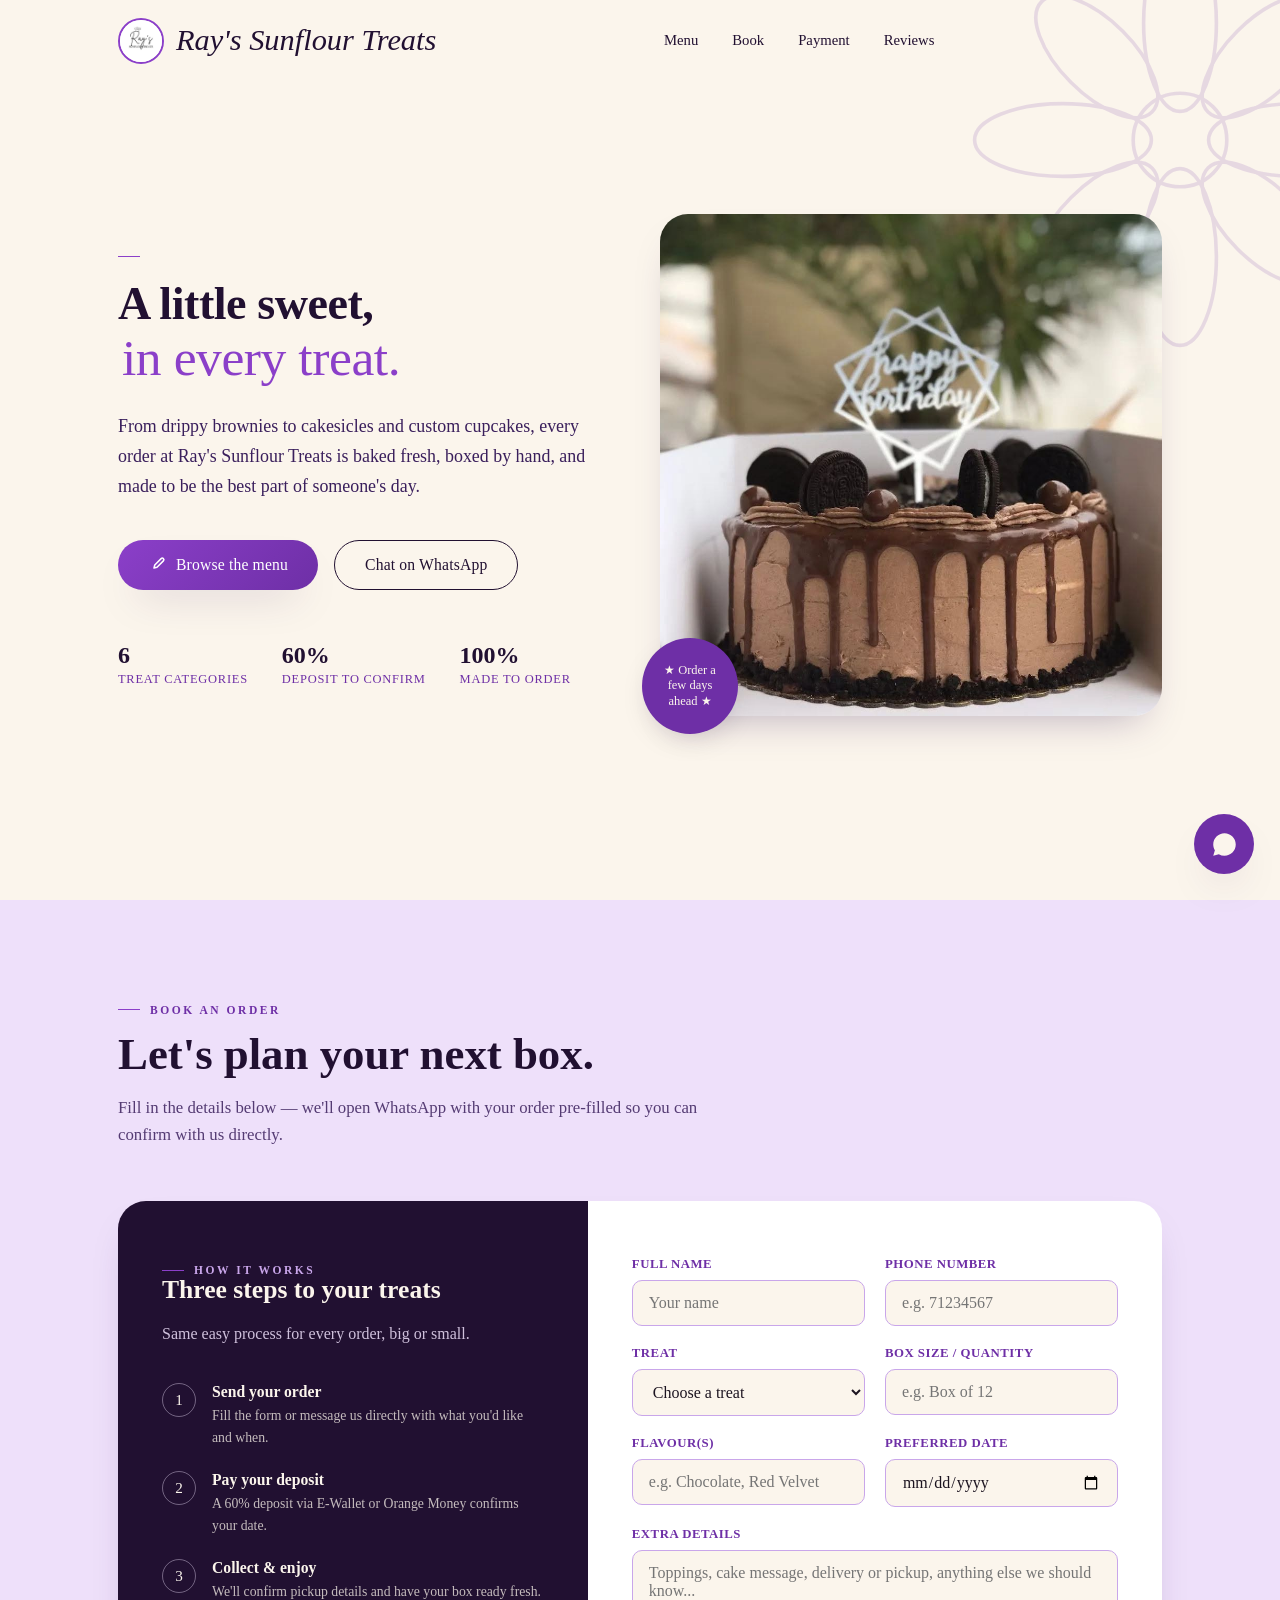
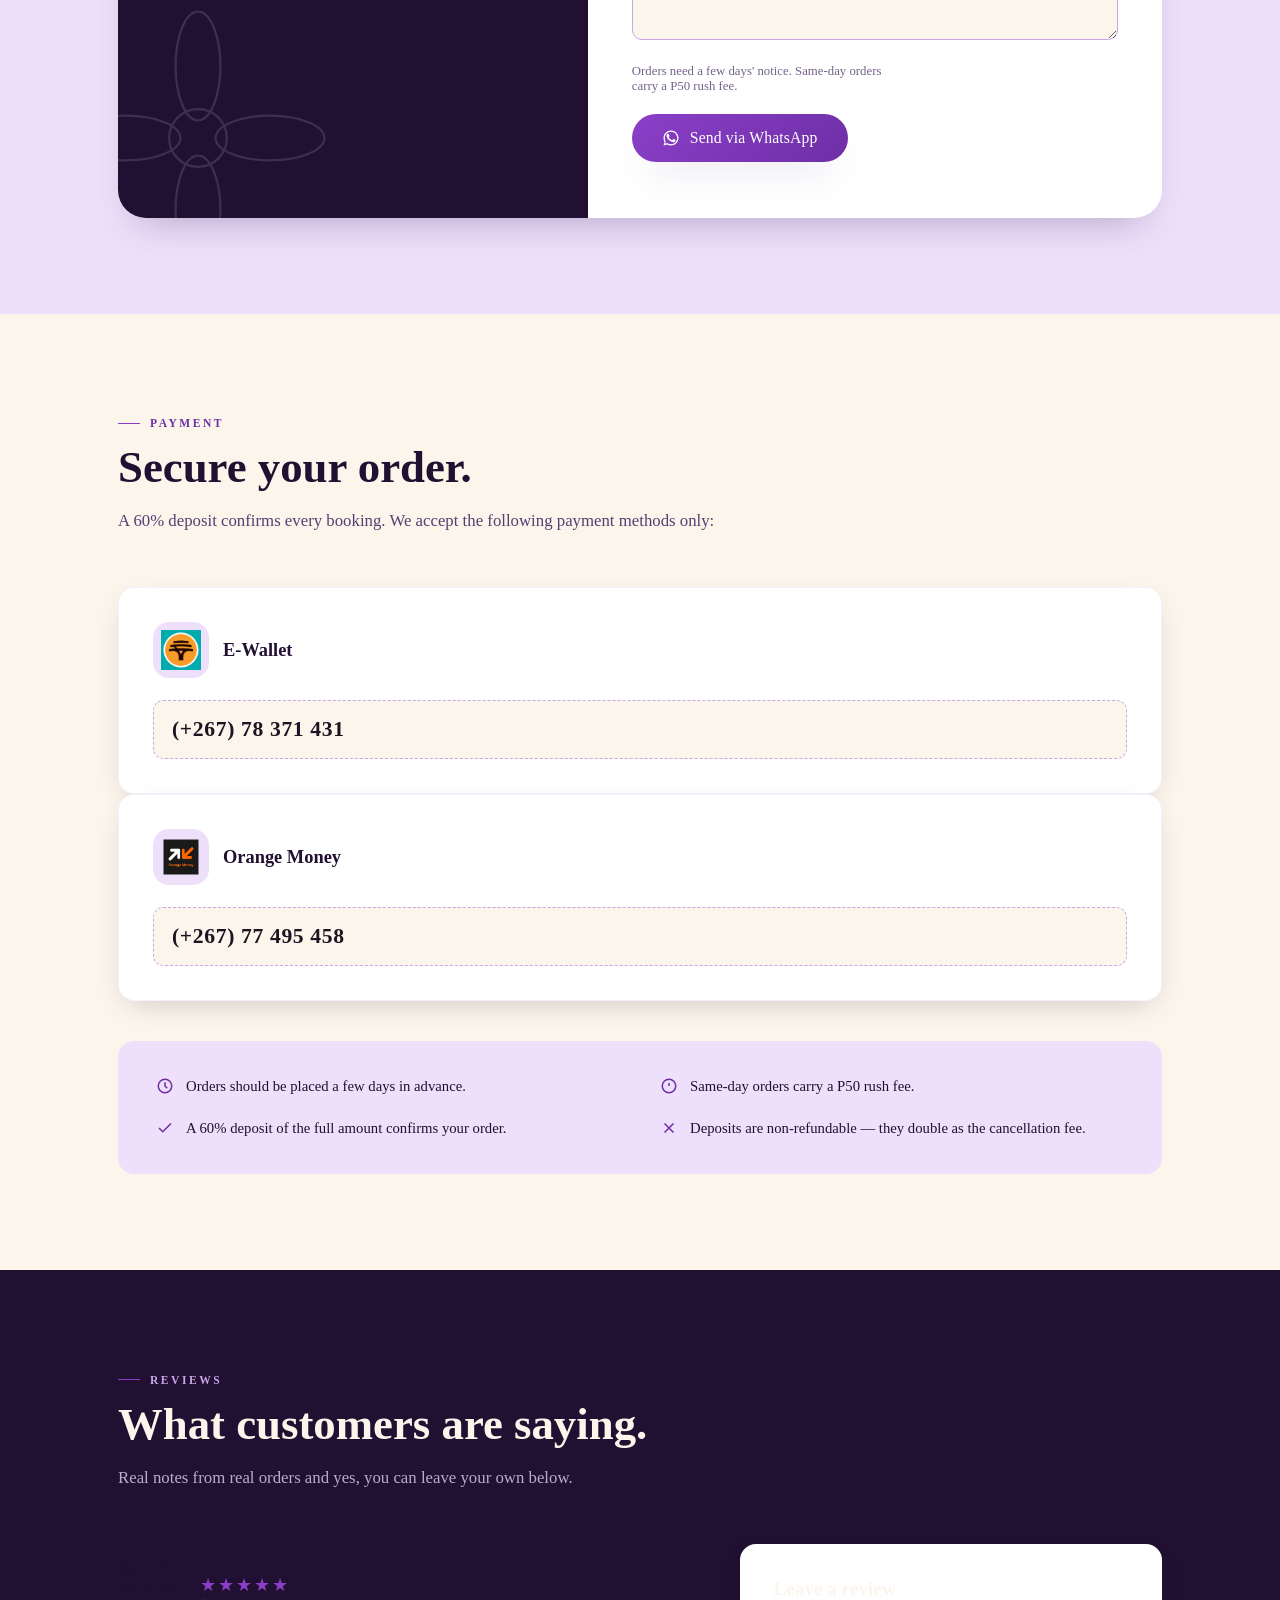
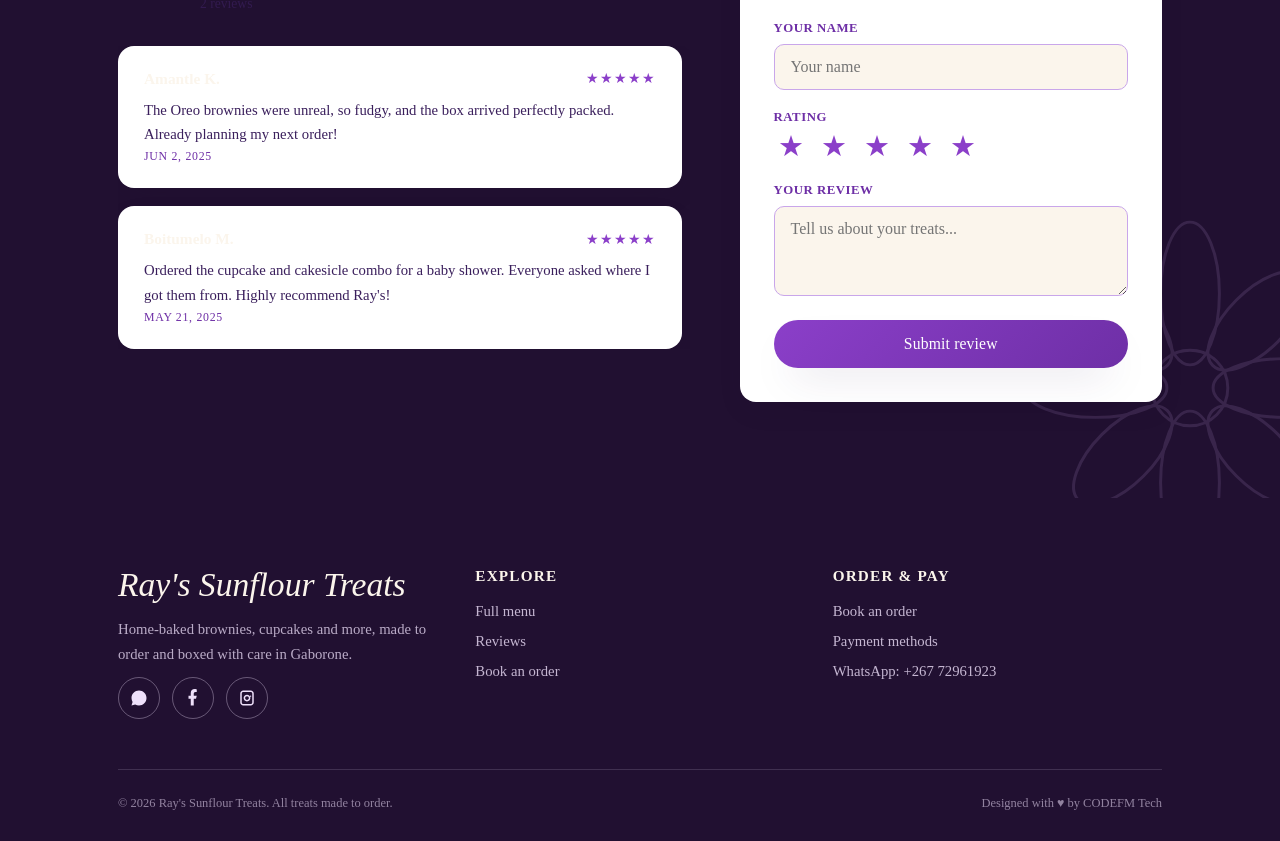
<file: index.html>
<!DOCTYPE html>
<html lang="en">
<head>
<meta charset="UTF-8">
<meta name="viewport" content="width=device-width, initial-scale=1.0">
<title>RST©</title>
<meta name="description" content="Ray's Sunflour Treats — brownies, loaf cakes, cakesicles, cakepops, cupcakes and more. Order ahead, pay by E-Wallet or Orange Money, made fresh in Gaborone.">
<link rel="icon" href="images/logo.jpg">
<link rel="stylesheet" href="styles.css">
</head>
<body>

<!-- ===================== HEADER ===================== -->
<header class="site-header" id="siteHeader">
  <div class="container header-inner">
    <a href="#top" class="brand">
      <img src="images/logo.jpg" alt="Ray's Sunflour Treats logo">
      <span>
        <span class="brand-word">Ray's Sunflour Treats</span>
        <span class="brand-sub"></span>
      </span>
    </a>

    <nav class="nav-desktop" aria-label="Primary">
      <a href="menu.html">Menu</a>
      <a href="#booking">Book</a>
      <a href="#payment">Payment</a>
      <a href="#reviews">Reviews</a>
    </nav>

    <div class="header-cta">
      <button class="nav-toggle" id="navToggle" aria-label="Open menu" aria-expanded="false">
        <svg viewBox="0 0 24 24" fill="none" stroke="currentColor" stroke-width="2" stroke-linecap="round"><line x1="3" y1="6" x2="21" y2="6"/><line x1="3" y1="12" x2="21" y2="12"/><line x1="3" y1="18" x2="21" y2="18"/></svg>
      </button>
    </div>
  </div>
</header>

<!-- ===================== MOBILE NAV ===================== -->
<div class="nav-mobile" id="navMobile">
  <a href="menu.html">Menu</a>
  <a href="#booking">Book</a>
  <a href="#payment">Payment</a>
  <a href="#reviews">Reviews</a>
</div>

<main id="top">

  <!-- ===================== HERO ===================== -->
  <section class="hero">
    <div class="bloom" style="width:520px; top:-120px; right:-160px;" aria-hidden="true">
      <svg viewBox="0 0 200 200"><g fill="none" stroke="#6E2FA6" stroke-width="1.4"><circle cx="100" cy="100" r="18"/><g><ellipse cx="100" cy="55" rx="14" ry="34"/><ellipse cx="145" cy="100" rx="34" ry="14"/><ellipse cx="100" cy="145" rx="14" ry="34"/><ellipse cx="55" cy="100" rx="34" ry="14"/><ellipse cx="132" cy="68" rx="14" ry="30" transform="rotate(45 132 68)"/><ellipse cx="132" cy="132" rx="14" ry="30" transform="rotate(135 132 132)"/><ellipse cx="68" cy="132" rx="14" ry="30" transform="rotate(45 68 132)"/><ellipse cx="68" cy="68" rx="14" ry="30" transform="rotate(135 68 68)"/></g></g></svg>
    </div>
    <div class="container">
      <div class="hero-copy">
        <span class="eyebrow"></span>
        <h1 class="reveal">A little sweet,<br><em>in every treat.</em></h1>
        <p class="lede reveal">From drippy brownies to cakesicles and custom cupcakes, every order at Ray's Sunflour Treats is baked fresh, boxed by hand, and made to be the best part of someone's day.</p>
        <div class="hero-actions reveal">
          <a href="menu.html" class="btn btn-primary">
            <svg width="18" height="18" viewBox="0 0 24 24" fill="none" stroke="currentColor" stroke-width="2" stroke-linecap="round" stroke-linejoin="round"><path d="M17.5 3.5a2.121 2.121 0 0 1 3 3L12 15l-4 1 1-4 8.5-8.5z"/></svg>
            Browse the menu
          </a>
          <a href="https://wa.me/26772961923" target="_blank" rel="noopener" class="btn btn-ghost">
            Chat on WhatsApp
          </a>
        </div>
        <div class="hero-meta reveal">
          <div><strong>6</strong><span>Treat categories</span></div>
          <div><strong>60%</strong><span>Deposit to confirm</span></div>
          <div><strong>100%</strong><span>Made to order</span></div>
        </div>
      </div>
      <div class="hero-visual reveal">
        <div class="frame">
          <img src="images/hero-cake.jpg" alt="Chocolate oreo drip birthday cake by Ray's Sunflour Treats">
        </div>
        <div class="badge"><span>★ Order a<br>few days<br>ahead ★</span></div>
      </div>
    </div>
  </section>

  


  <!-- ===================== BOOKING ===================== -->
  <section class="section section--tint" id="booking">
    <div class="container">
      <div class="section-head reveal">
        <span class="eyebrow">Book an order</span>
        <h2>Let's plan your next box.</h2>
        <p>Fill in the details below — we'll open WhatsApp with your order pre-filled so you can confirm with us directly.</p>
      </div>

      <div class="booking-wrap reveal">
        <div class="booking-side">
          <div class="bloom" style="width:320px; bottom:-80px; left:-80px;" aria-hidden="true">
            <svg viewBox="0 0 200 200"><g fill="none" stroke="#EEE0FA" stroke-width="1.4"><circle cx="100" cy="100" r="18"/><g><ellipse cx="100" cy="55" rx="14" ry="34"/><ellipse cx="145" cy="100" rx="34" ry="14"/><ellipse cx="100" cy="145" rx="14" ry="34"/><ellipse cx="55" cy="100" rx="34" ry="14"/></g></g></svg>
          </div>
          <span class="eyebrow" style="color:var(--lilac-300)">How it works</span>
          <h3>Three steps to your treats</h3>
          <p>Same easy process for every order, big or small.</p>
          <ul class="booking-steps">
            <li>
              <span class="num">1</span>
              <span class="step-copy"><strong>Send your order</strong><span>Fill the form or message us directly with what you'd like and when.</span></span>
            </li>
            <li>
              <span class="num">2</span>
              <span class="step-copy"><strong>Pay your deposit</strong><span>A 60% deposit via E-Wallet or Orange Money confirms your date.</span></span>
            </li>
            <li>
              <span class="num">3</span>
              <span class="step-copy"><strong>Collect &amp; enjoy</strong><span>We'll confirm pickup details and have your box ready fresh.</span></span>
            </li>
          </ul>
        </div>

        <form class="booking-form" id="bookingForm" novalidate>
          <div class="form-row">
            <div class="field" id="field-name">
              <label for="fullName">Full name</label>
              <input type="text" id="fullName" name="fullName" placeholder="Your name" required>
              <span class="error-msg">Please enter your name.</span>
            </div>
            <div class="field" id="field-phone">
              <label for="phone">Phone number</label>
              <input type="tel" id="phone" name="phone" placeholder="e.g. 71234567" required>
              <span class="error-msg">Please enter a valid phone number.</span>
            </div>
          </div>

          <div class="form-row">
            <div class="field" id="field-product">
              <label for="product">Treat</label>
              <select id="product" name="product" required>
                <option value="" disabled selected>Choose a treat</option>
                <option>Cake</option>
                <option>Oreo Brownies</option>
                <option>Loaf Cake</option>
                <option>Classic Cupcakes</option>
                <option>Customized Cupcakes</option>
                <option>Chocolate Heart</option>
                <option>Bento + 2/5</option>
                <option>Something else / not sure</option>
              </select>
              <span class="error-msg">Please choose a treat.</span>
            </div>
            <div class="field" id="field-size">
              <label for="size">Box size / quantity</label>
              <input type="text" id="size" name="size" placeholder="e.g. Box of 12" required>
              <span class="error-msg">Please enter a size or quantity.</span>
            </div>
          </div>

          <div class="form-row">
            <div class="field" id="field-flavor">
              <label for="flavor">Flavour(s)</label>
              <input type="text" id="flavor" name="flavor" placeholder="e.g. Chocolate, Red Velvet">
            </div>
            <div class="field" id="field-date">
              <label for="date">Preferred date</label>
              <input type="date" id="date" name="date" required>
              <span class="error-msg">Please choose a date a few days out.</span>
            </div>
          </div>

          <div class="field" id="field-message">
            <label for="message">Extra details</label>
            <textarea id="message" name="message" placeholder="Toppings, cake message, delivery or pickup, anything else we should know..."></textarea>
          </div>

          <div class="form-foot">
            <p class="form-note">Orders need a few days' notice. Same-day orders carry a P50 rush fee.</p>
            <button type="submit" class="btn btn-primary">
              <svg width="18" height="18" viewBox="0 0 24 24" fill="currentColor"><path d="M17.472 14.382c-.297-.149-1.758-.867-2.03-.967-.273-.099-.472-.148-.67.15-.198.297-.767.966-.94 1.164-.173.199-.347.223-.644.075-.297-.15-1.255-.463-2.39-1.475-.883-.788-1.48-1.761-1.653-2.059-.173-.297-.018-.458.13-.606.134-.133.297-.347.446-.52.149-.174.198-.298.298-.497.099-.198.05-.371-.025-.52-.075-.148-.669-1.611-.916-2.206-.242-.579-.487-.5-.669-.51-.173-.008-.372-.01-.571-.01-.198 0-.52.074-.792.372-.272.297-1.04 1.016-1.04 2.479 0 1.462 1.065 2.875 1.213 3.074.149.198 2.096 3.2 5.077 4.487.709.306 1.262.489 1.694.626.712.226 1.36.194 1.872.118.571-.085 1.758-.719 2.006-1.413.248-.694.248-1.289.173-1.413-.074-.124-.272-.198-.57-.347z"/><path d="M12.001 2C6.478 2 2 6.477 2 12c0 1.9.529 3.678 1.447 5.19L2 22l4.955-1.408A9.955 9.955 0 0 0 12.001 22C17.523 22 22 17.523 22 12S17.523 2 12.001 2zm0 18.29a8.257 8.257 0 0 1-4.475-1.313l-.32-.19-3.055.868.828-3.037-.207-.31A8.253 8.253 0 0 1 3.75 12c0-4.549 3.7-8.25 8.251-8.25 4.55 0 8.249 3.701 8.249 8.25 0 4.549-3.699 8.29-8.249 8.29z"/></svg>
              Send via WhatsApp
            </button>
          </div>

          <div class="form-success" id="formSuccess">
            <svg width="20" height="20" viewBox="0 0 24 24" fill="none" stroke="currentColor" stroke-width="2"><path d="M20 6L9 17l-5-5"/></svg>
            Opening WhatsApp with your order details — just hit send there to confirm with Ray's.
          </div>
        </form>
      </div>
    </div>
  </section>

  <!-- ===================== PAYMENT ===================== -->
  <section class="section" id="payment">
    <div class="container">
      <div class="section-head reveal">
        <span class="eyebrow">Payment</span>
        <h2>Secure your order.</h2>
        <p>A 60% deposit confirms every booking. We accept the following payment methods only:</p>
      </div>

    <div class="">
        <div class="pay-card">
          <div class="pay-head">
            <div class="icon">
              <img src="images/fnblogo.jpg" alt="FNB logo" class="pay-logo">
            </div>
            <h3>E-Wallet</h3>
          </div>
          <div class="num-row">
            <span class="number">(+267) 78 371 431</span>
          </div>
        </div>

        <div class="pay-card">
          <div class="pay-head">
            <div class="icon">
              <img src="images/orangemoneylogo.png" alt="Orange Money logo" class="pay-logo">
            </div>
            <h3>Orange Money</h3>
          </div>
          <div class="num-row">
            <span class="number">(+267) 77 495 458</span>
          </div>
        </div>
      </div>

      <ul class="policy-list reveal">
        <li><svg viewBox="0 0 24 24" fill="none" stroke="currentColor" stroke-width="2"><circle cx="12" cy="12" r="9"/><path d="M12 7v5l3 3"/></svg> Orders should be placed a few days in advance.</li>
        <li><svg viewBox="0 0 24 24" fill="none" stroke="currentColor" stroke-width="2"><path d="M12 8v4M12 16h.01"/><circle cx="12" cy="12" r="9"/></svg> Same-day orders carry a P50 rush fee.</li>
        <li><svg viewBox="0 0 24 24" fill="none" stroke="currentColor" stroke-width="2"><path d="M20 6L9 17l-5-5"/></svg> A 60% deposit of the full amount confirms your order.</li>
        <li><svg viewBox="0 0 24 24" fill="none" stroke="currentColor" stroke-width="2"><path d="M18 6L6 18M6 6l12 12"/></svg> Deposits are non-refundable — they double as the cancellation fee.</li>
      </ul>
    </div>
  </section>

  <!-- ===================== REVIEWS ===================== -->
  <section class="section section--dark" id="reviews">
    <div class="bloom" style="width:420px; bottom:-100px; right:-120px;" aria-hidden="true">
      <svg viewBox="0 0 200 200"><g fill="none" stroke="#C9A6EA" stroke-width="1.4"><circle cx="100" cy="100" r="18"/><g><ellipse cx="100" cy="55" rx="14" ry="34"/><ellipse cx="145" cy="100" rx="34" ry="14"/><ellipse cx="100" cy="145" rx="14" ry="34"/><ellipse cx="55" cy="100" rx="34" ry="14"/><ellipse cx="132" cy="68" rx="14" ry="30" transform="rotate(45 132 68)"/><ellipse cx="132" cy="132" rx="14" ry="30" transform="rotate(135 132 132)"/><ellipse cx="68" cy="132" rx="14" ry="30" transform="rotate(45 68 132)"/><ellipse cx="68" cy="68" rx="14" ry="30" transform="rotate(135 68 68)"/></g></g></svg>
    </div>
    <div class="container">
      <div class="section-head reveal">
        <span class="eyebrow" style="color:var(--lilac-300)">Reviews</span>
        <h2>What customers are saying.</h2>
        <p>Real notes from real orders and yes, you can leave your own below.</p>
      </div>

      <div class="reviews-layout reveal">
        <div>
          <div class="review-summary">
            <span class="score" id="avgScore">5.0</span>
            <div>
              <div class="stars" id="avgStars">★★★★★</div>
              <div class="count" id="reviewCount">0 reviews</div>
            </div>
          </div>
          <div class="review-list" id="reviewList"><!-- reviews injected by script.js --></div>
        </div>

        <form class="review-form" id="reviewForm" novalidate>
          <h3>Leave a review</h3>
          <div class="field">
            <label for="reviewName">Your name</label>
            <input type="text" id="reviewName" placeholder="Your name" required>
          </div>
          <div class="field">
            <label>Rating</label>
            <div class="star-picker" id="starPicker">
              <button type="button" data-star="1">★</button>
              <button type="button" data-star="2">★</button>
              <button type="button" data-star="3">★</button>
              <button type="button" data-star="4">★</button>
              <button type="button" data-star="5">★</button>
            </div>
          </div>
          <div class="field">
            <label for="reviewMsg">Your review</label>
            <textarea id="reviewMsg" placeholder="Tell us about your treats..." required></textarea>
          </div>
          <button type="submit" class="btn btn-primary btn-block">Submit review</button>
        </form>
      </div>
    </div>
  </section>

</main>

<!-- ===================== FOOTER ===================== -->
<footer class="site-footer">
  <div class="container">
    <div class="footer-top">
      <div class="footer-brand">
        <span class="brand-word">Ray's Sunflour Treats</span>
        <p>Home-baked brownies, cupcakes and more,  made to order and boxed with care in Gaborone.</p>
        <div class="footer-social">
          <a href="https://wa.me/26772961923" target="_blank" rel="noopener" aria-label="WhatsApp">
            <svg viewBox="0 0 24 24" fill="currentColor"><path d="M17.472 14.382c-.297-.149-1.758-.867-2.03-.967-.273-.099-.472-.148-.67.15-.198.297-.767.966-.94 1.164-.173.199-.347.223-.644.075-.297-.15-1.255-.463-2.39-1.475-.883-.788-1.48-1.761-1.653-2.059-.173-.297-.018-.458.13-.606.134-.133.297-.347.446-.52.149-.174.198-.298.298-.497.099-.198.05-.371-.025-.52-.075-.148-.669-1.611-.916-2.206-.242-.579-.487-.5-.669-.51-.173-.008-.372-.01-.571-.01-.198 0-.52.074-.792.372-.272.297-1.04 1.016-1.04 2.479 0 1.462 1.065 2.875 1.213 3.074.149.198 2.096 3.2 5.077 4.487.709.306 1.262.489 1.694.626.712.226 1.36.194 1.872.118.571-.085 1.758-.719 2.006-1.413.248-.694.248-1.289.173-1.413-.074-.124-.272-.198-.57-.347z"/><path d="M12.001 2C6.478 2 2 6.477 2 12c0 1.9.529 3.678 1.447 5.19L2 22l4.955-1.408A9.955 9.955 0 0 0 12.001 22C17.523 22 22 17.523 22 12S17.523 2 12.001 2z"/></svg>
          </a>
          <a href="https://web.facebook.com/rayssunflourtreats" target="_blank" rel="noopener" aria-label="Facebook">
            <svg viewBox="0 0 24 24" fill="currentColor"><path d="M13 22v-9h3l1-4h-4V6.5C13 5.3 13.5 4 15.3 4H17V.5S15.6 0 14.2 0c-3 0-5.2 1.8-5.2 5.2V9H6v4h3v9h4z"/></svg>
          </a>
          <a href="https://www.instagram.com/rayssunflourtreats?fbclid=IwY2xjawTC46BleHRuA2FlbQIxMABicmlkETFiVGFKYzlXVDVJY1pGbzVXc3J0YwZhcHBfaWQQMjIyMDM5MTc4ODIwMDg5MgABHu_caW1SDRFtOEbmMk_leTV6camqIfAWaCyzfFP3LsA0SEZKR7C1KQDiDT9m_aem_DqTY-DHDSi9IWnuYNlouVA" target="_blank" rel="noopener" aria-label="Instagram">
            <svg viewBox="0 0 24 24" fill="currentColor"><path d="M7 2C4.8 2 3 3.8 3 6v12c0 2.2 1.8 4 4 4h10c2.2 0 4-1.8 4-4V6c0-2.2-1.8-4-4-4H7zm10 2c1.1 0 2 .9 2 2v12c0 1.1-.9 2-2 2H7c-1.1 0-2-.9-2-2V6c0-1.1.9-2 2-2h10zm-5 3.5c-2.5 0-4.5 2-4.5 4.5S9.5 16.5 12 16.5 16.5 14.5 16.5 12 14.5 7.5 12 7.5zm0 2c1.4 0 2.5 1.1 2.5 2.5S13.4 14.5 12 14.5 9.5 13.4 9.5 12 10.6 9.5 12 9.5zm4.8-.9a.9.9 0 1 1 0 1.8.9.9 0 0 1 0-1.8z"/></svg>
          </a>
        </div>
      </div>
      <div class="footer-col">
        <h4>Explore</h4>
        <ul>
          <li><a href="menu.html">Full menu</a></li>
          <li><a href="#reviews">Reviews</a></li>
          <li><a href="#booking">Book an order</a></li>
        </ul>
      </div>
      <div class="footer-col">
        <h4>Order &amp; pay</h4>
        <ul>
          <li><a href="#booking">Book an order</a></li>
          <li><a href="#payment">Payment methods</a></li>
          <li><a href="https://wa.me/26772961923" target="_blank" rel="noopener">WhatsApp: +267 72961923</a></li>
        </ul>
      </div>
    </div>
    <div class="footer-bottom">
      <span>© <span id="year"></span> Ray's Sunflour Treats. All treats made to order.</span>
      <span>Designed with ♥ by <a href="https://codefmtech.netlify.app/" target="_blank" rel="noopener">CODEFM Tech</a></span>
    </div>
  </div>
</footer>

<a href="https://wa.me/26772961923" target="_blank" rel="noopener" class="wa-float" aria-label="Chat on WhatsApp">
  <svg viewBox="0 0 24 24" fill="currentColor"><path d="M17.472 14.382c-.297-.149-1.758-.867-2.03-.967-.273-.099-.472-.148-.67.15-.198.297-.767.966-.94 1.164-.173.199-.347.223-.644.075-.297-.15-1.255-.463-2.39-1.475-.883-.788-1.48-1.761-1.653-2.059-.173-.297-.018-.458.13-.606.134-.133.297-.347.446-.52.149-.174.198-.298.298-.497.099-.198.05-.371-.025-.52-.075-.148-.669-1.611-.916-2.206-.242-.579-.487-.5-.669-.51-.173-.008-.372-.01-.571-.01-.198 0-.52.074-.792.372-.272.297-1.04 1.016-1.04 2.479 0 1.462 1.065 2.875 1.213 3.074.149.198 2.096 3.2 5.077 4.487.709.306 1.262.489 1.694.626.712.226 1.36.194 1.872.118.571-.085 1.758-.719 2.006-1.413.248-.694.248-1.289.173-1.413-.074-.124-.272-.198-.57-.347z"/><path d="M12.001 2C6.478 2 2 6.477 2 12c0 1.9.529 3.678 1.447 5.19L2 22l4.955-1.408A9.955 9.955 0 0 0 12.001 22C17.523 22 22 17.523 22 12S17.523 2 12.001 2z"/></svg>
</a>

<div class="toast" id="toast"></div>

<script src="script.js"></script>
</body>
</html>
</file>
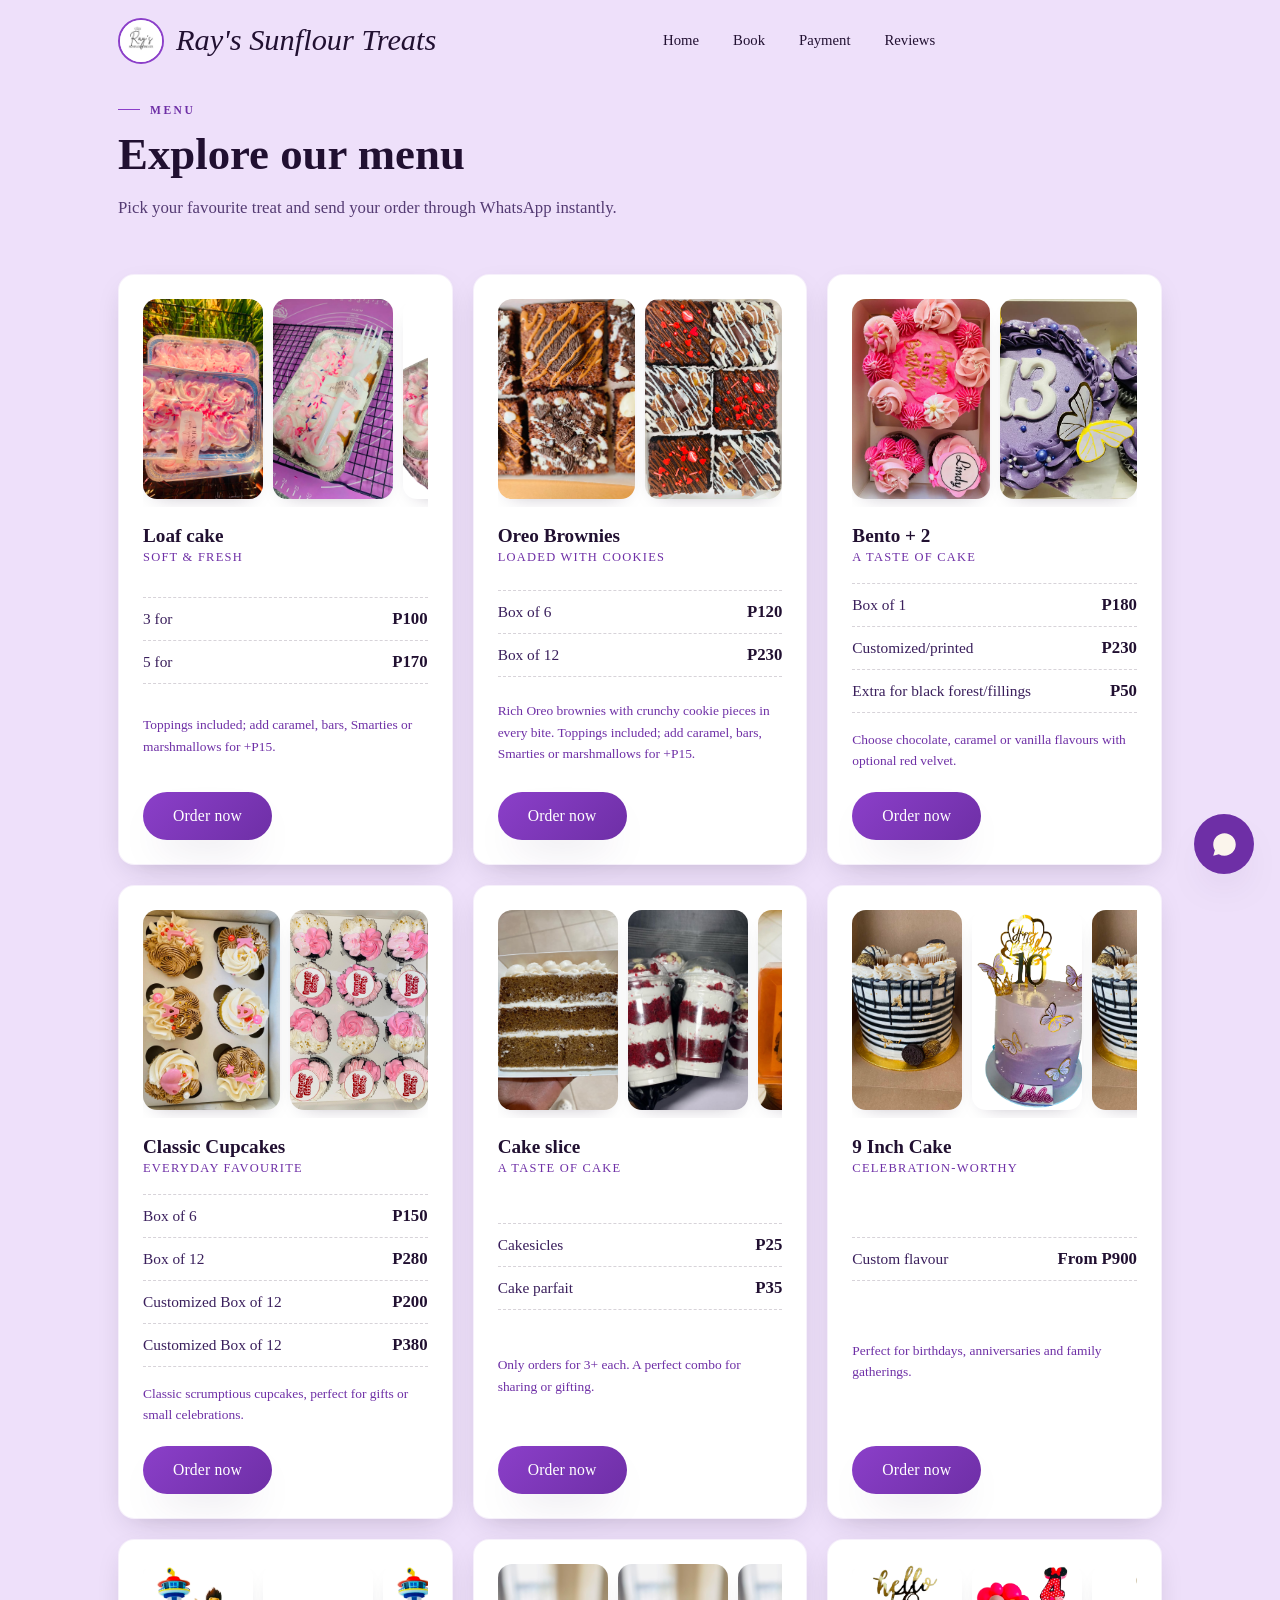
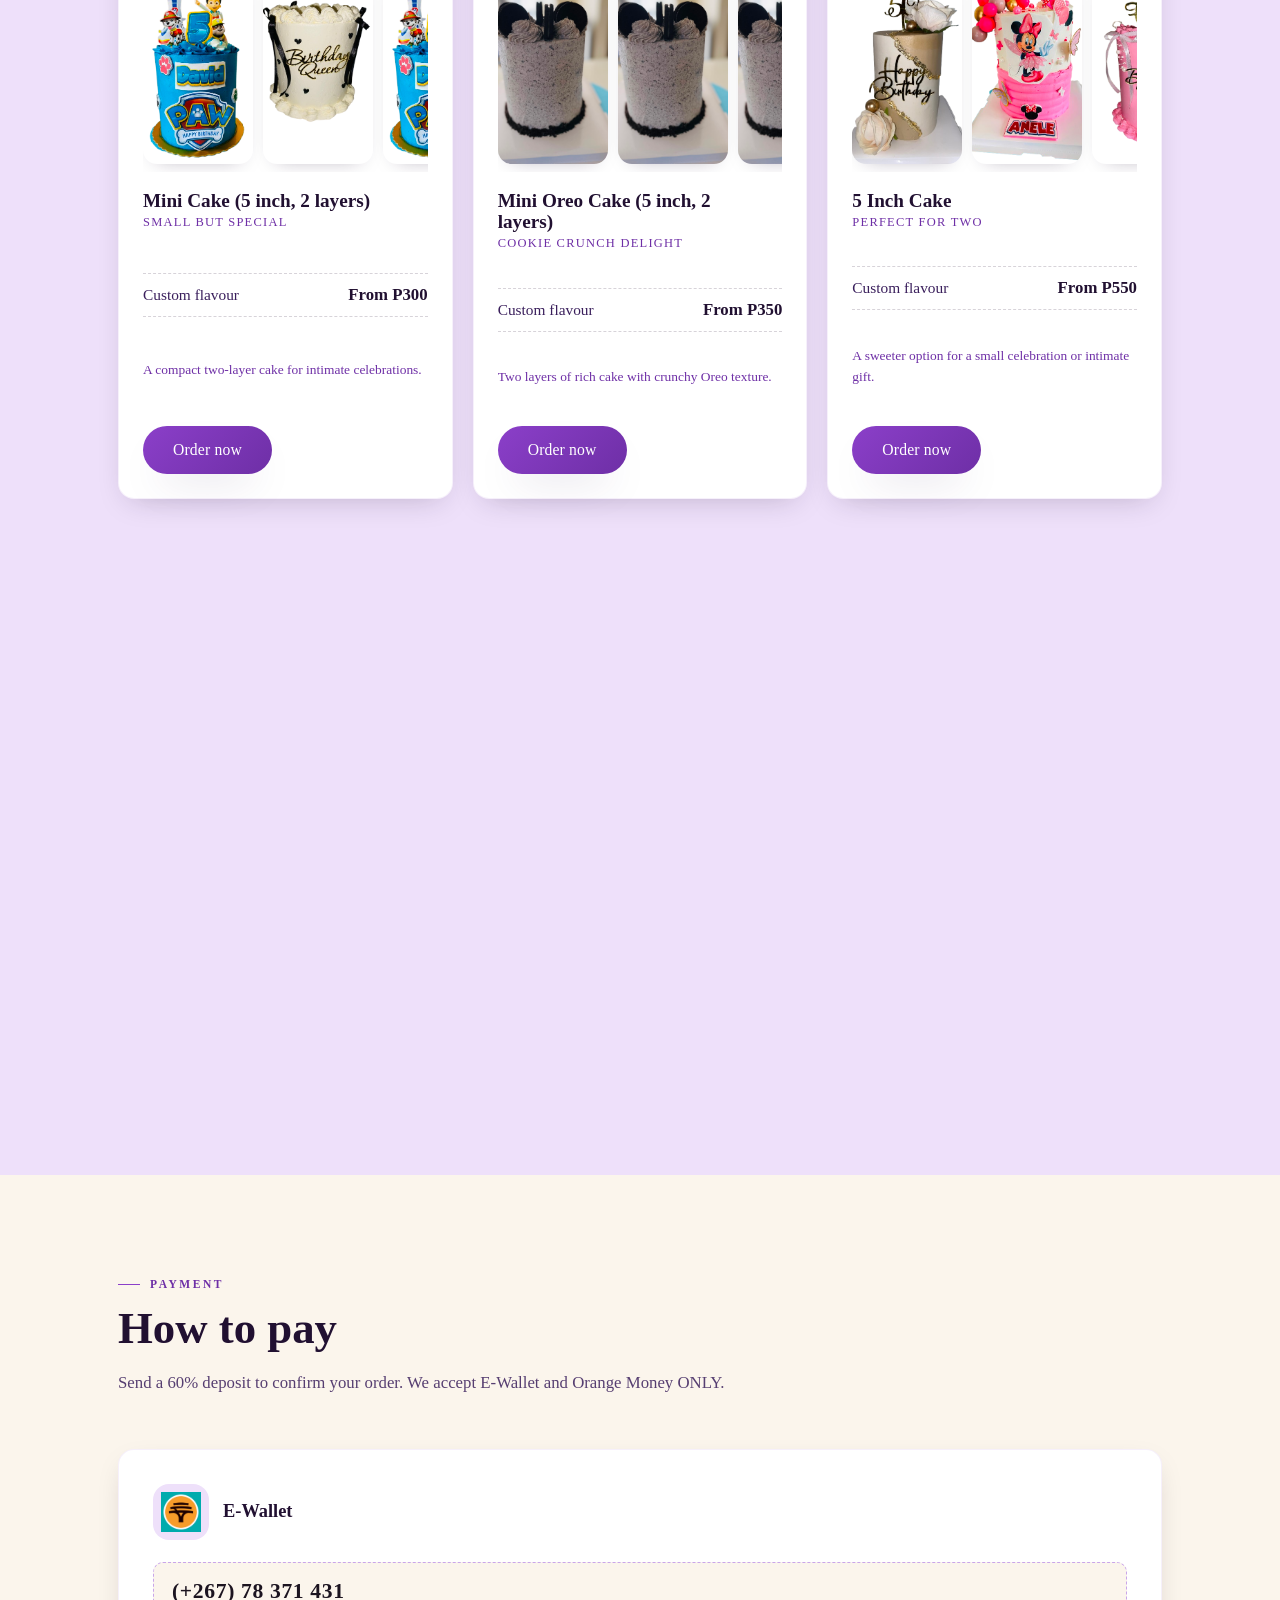
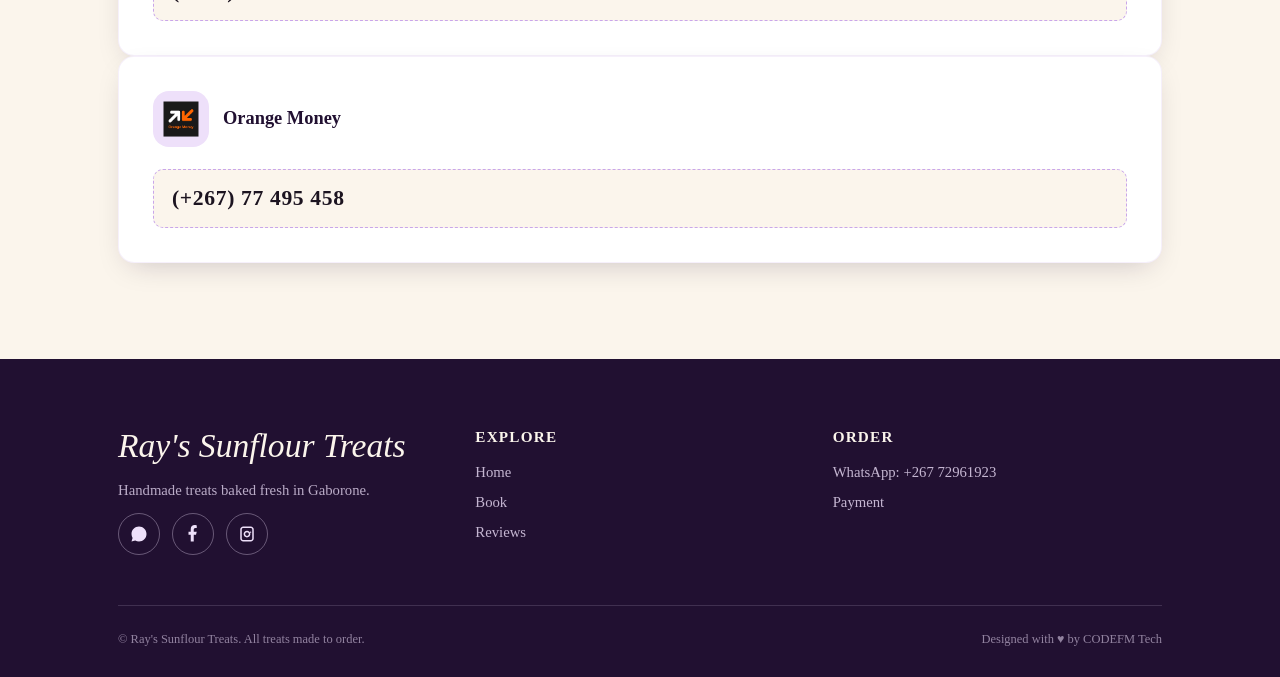
<file: menu.html>
<!DOCTYPE html>
<html lang="en">
<head>
<meta charset="UTF-8">
<meta name="viewport" content="width=device-width, initial-scale=1.0">
<title>Menu — RST©</title>
<meta name="description" content="Ray's Sunflour Treats menu page: brownies, loaf cakes, cakesicles, cakepops, cupcakes and seasonal combos.">
<link rel="icon" href="images/logo.jpg">
<link rel="stylesheet" href="styles.css">
</head>
<body>
<header class="site-header" id="siteHeader">
  <div class="container header-inner">
    <a href="index.html" class="brand">
      <img src="images/logo.jpg" alt="Ray's Sunflour Treats logo">
      <span>
        <span class="brand-word">Ray's Sunflour Treats</span>
        <span class="brand-sub"></span>
      </span>
    </a>
    <nav class="nav-desktop" aria-label="Primary">
      <a href="index.html">Home</a>
      <a href="index.html#booking">Book</a>
      <a href="index.html#payment">Payment</a>
      <a href="index.html#reviews">Reviews</a>
    </nav>
    <div class="header-cta">
      <button class="nav-toggle" id="navToggle" aria-label="Open menu" aria-expanded="false">
        <svg viewBox="0 0 24 24" fill="none" stroke="currentColor" stroke-width="2" stroke-linecap="round"><line x1="3" y1="6" x2="21" y2="6"/><line x1="3" y1="12" x2="21" y2="12"/><line x1="3" y1="18" x2="21" y2="18"/></svg>
      </button>
    </div>
  </div>
</header>
<div class="nav-mobile" id="navMobile">
  <a href="index.html">Home</a>
  <a href="index.html#booking">Book</a>
  <a href="index.html#payment">Payment</a>
  <a href="index.html#reviews">Reviews</a>
</div>
<main>
  <section class="section section--tint">
    <div class="container">
      <div class="section-head reveal">
        <span class="eyebrow">Menu</span>
        <h2>Explore our menu</h2>
        <p>Pick your favourite treat and send your order through WhatsApp instantly.</p>
      </div>
      <div class="menu-grid" id="menuGrid">
        <article class="menu-card reveal" data-cat="brownies">
          <div class="menu-media menu-media--two">
            <div class="menu-image-strip">
              <img src="images/19.jpeg" alt="Loaf Cake">
              <img src="images/17.jpeg" alt="loaf">
              <img src="images/lf.png" alt="miniloaf">
            </div>
          </div>
          <div class="menu-card-content">
            <div class="menu-card-top">
              <div>
                <h3>Loaf cake</h3>
                <span class="kicker">Soft &amp; Fresh</span>
              </div>
              <div class=""><svg viewBox="0 0 24 24" fill="none" stroke="currentColor" stroke-width="1.8"><rect x="3" y="3" width="18" height="18" rx="4"/><path d="M8 8h8M8 12h8M8 16h5"/></svg></div>
            </div>
            <div class="price-rows">
              <div class="price-row"><span class="label">3 for</span><span class="price">P100</span></div>
              <div class="price-row"><span class="label">5 for</span><span class="price">P170</span></div>
            </div>
            <p class="note">Toppings included; add caramel, bars, Smarties or marshmallows for +P15.</p>
            <a href="https://wa.me/26772961923?text=Hi%20Ray's%20Sunflour%20Treats!%20I'd%20like%20to%20order%20Classic%20Brownies" class="btn btn-primary" target="_blank" rel="noopener">Order now</a>
          </div>
        </article>
        <article class="menu-card reveal" data-cat="brownies">
          <div class="menu-media menu-media--two">
            <div class="menu-image-strip">
              <img src="images/10.jpeg" alt="Oreo brownies box">
              <img src="images/13.jpeg" alt="Oreo brownie slice">
            </div>
          </div>
          <div class="menu-card-content">
            <div class="menu-card-top">
              <div>
                <h3>Oreo Brownies</h3>
                <span class="kicker">Loaded with cookies</span>
              </div>
              <div class=""><svg viewBox="0 0 24 24" fill="none" stroke="currentColor" stroke-width="1.8"><circle cx="12" cy="12" r="9"/><circle cx="12" cy="12" r="4"/></svg></div>
            </div>
            <div class="price-rows">
              <div class="price-row"><span class="label">Box of 6</span><span class="price">P120</span></div>
              <div class="price-row"><span class="label">Box of 12</span><span class="price">P230</span></div>
            </div>
            <p class="note">Rich Oreo brownies with crunchy cookie pieces in every bite. Toppings included; add caramel, bars, Smarties or marshmallows for +P15.</p>
            <a href="https://wa.me/26772961923?text=Hi%20Ray's%20Sunflour%20Treats!%20I'd%20like%20to%20order%20Oreo%20Brownies" class="btn btn-primary" target="_blank" rel="noopener">Order now</a>
          </div>
        </article>
        <article class="menu-card reveal" data-cat="frozen">
          <div class="menu-media menu-media--two">
            <div class="menu-image-strip">
              <img src="images/bento2.jpg" alt="Assorted cakesicles">
              <img src="images/bento2i.jpg" alt="Cakesicle box display">
            </div>
          </div>
          <div class="menu-card-content">
            <div class="menu-card-top">
              <div>
                <h3>Bento + 2</h3>
                <span class="kicker">A taste of Cake</span>
              </div>
              <div class=""><svg viewBox="0 0 24 24" fill="none" stroke="currentColor" stroke-width="1.8"><rect x="9" y="3" width="6" height="12" rx="3"/><line x1="12" y1="15" x2="12" y2="21"/></svg></div>
            </div>
            <div class="price-rows">
              <div class="price-row"><span class="label">Box of 1</span><span class="price">P180</span></div>
              <div class="price-row"><span class="label">Customized/printed</span><span class="price">P230</span></div>
              <div class="price-row"><span class="label">Extra for black forest/fillings</span><span class="price">P50</span></div>
            </div>
            <p class="note">Choose chocolate, caramel or vanilla flavours with optional red velvet.</p>
            <a href="https://wa.me/26772961923?text=Hi%20Ray's%20Sunflour%20Treats!%20I'd%20like%20to%20order%20Large%20Cakesicles" class="btn btn-primary" target="_blank" rel="noopener">Order now</a>
          </div>
        </article>
        <article class="menu-card reveal" data-cat="cup">
          <div class="menu-media menu-media--two">
            <div class="menu-image-strip">
              <img src="images/cupcake6.jpg" alt="Box of classic cupcakes">
              <img src="images/7.jpeg" alt="Cupcake close-up">
            </div>
          </div>
          <div class="menu-card-content">
            <div class="menu-card-top">
              <div>
                <h3>Classic Cupcakes</h3>
                <span class="kicker">Everyday favourite</span>
              </div>
              <div class=""><svg viewBox="0 0 24 24" fill="none" stroke="currentColor" stroke-width="1.8"><path d="M6 11h12l-1.5 8a2 2 0 0 1-2 1.7H9.5a2 2 0 0 1-2-1.7L6 11z"/><path d="M7 11a5 5 0 0 1 10 0"/></svg></div>
            </div>
            <div class="price-rows">
              <div class="price-row"><span class="label">Box of 6</span><span class="price">P150</span></div>
              <div class="price-row"><span class="label">Box of 12</span><span class="price">P280</span></div>
              <div class="price-row"><span class="label">Customized Box of 12</span><span class="price">P200</span></div>
              <div class="price-row"><span class="label">Customized Box of 12</span><span class="price">P380</span></div>
            </div>
            <p class="note">Classic scrumptious cupcakes, perfect for gifts or small celebrations.</p>
            <a href="https://wa.me/26772961923?text=Hi%20Ray's%20Sunflour%20Treats!%20I'd%20like%20to%20order%20Classic%20Cupcakes" class="btn btn-primary" target="_blank" rel="noopener">Order now</a>
          </div>
        </article>
        <article class="menu-card reveal" data-cat="combo">
          <div class="menu-media menu-media--two">
            <div class="menu-image-strip">
              <img src="images/slice.jpg" alt="Cupcake and cakesicle combo box">
              <img src="images/cupp.jpg" alt="Cupcake and cakesicle gift box">
              <img src="images/slic.jpg" alt="Cupcake and cakesicle gift box">
            </div>
          </div>
          <div class="menu-card-content">
            <div class="menu-card-top">
              <div>
                <h3>Cake slice </h3>
                <span class="kicker">A taste of cake</span>
              </div>
              <div class=""><svg viewBox="0 0 24 24" fill="none" stroke="currentColor" stroke-width="1.8"><path d="M4 8h16l-1 12H5L4 8z"/><path d="M8 8a4 4 0 0 1 8 0"/></svg></div>
            </div>
            <div class="price-rows">
              <div class="price-row"><span class="label">Cakesicles</span><span class="price">P25</span></div>
              <div class="price-row"><span class="label">Cake parfait</span><span class="price">P35</span></div>
            </div>
            <p class="note">Only orders for 3+ each. A perfect combo for sharing or gifting.</p>
            <a href="https://wa.me/26772961923?text=Hi%20Ray's%20Sunflour%20Treats!%20I'd%20like%20to%20order%20the%20Cupcake%20%2B%20Cakesicle%20Combo" class="btn btn-primary" target="_blank" rel="noopener">Order now</a>
          </div>
        </article>
        <article class="menu-card reveal" data-cat="cakes">
          <div class="menu-media menu-media--three">
            <div class="menu-image-strip">
              <img src="images/1.jpeg" alt="9 inch cake front view">
              <img src="images/9i-.png" alt="9 inch cake side view">
              <img src="images/1.jpeg" alt="9 inch cake detail">
            </div>
          </div>
          <div class="menu-card-content">
            <div class="menu-card-top">
              <div>
                <h3>9 Inch Cake</h3>
                <span class="kicker">Celebration-worthy</span>
              </div>
              <div class=""><svg viewBox="0 0 24 24" fill="none" stroke="currentColor" stroke-width="1.8"><path d="M6 4h12a2 2 0 0 1 2 2v12a2 2 0 0 1-2 2H6a2 2 0 0 1-2-2V6a2 2 0 0 1 2-2z"/><path d="M8 10h8M8 14h5"/></svg></div>
            </div>
            <div class="price-rows">
              <div class="price-row"><span class="label">Custom flavour</span><span class="price">From P900</span></div>
            </div>
            <p class="note">Perfect for birthdays, anniversaries and family gatherings.</p>
            <a href="https://wa.me/26772961923?text=Hi%20Ray's%20Sunflour%20Treats!%20I'd%20like%20to%20order%20a%209%20Inch%20Cake" class="btn btn-primary" target="_blank" rel="noopener">Order now</a>
          </div>
        </article>
        <article class="menu-card reveal" data-cat="cakes">
          <div class="menu-media menu-media--three">
            <div class="menu-image-strip">
              <img src="images/11-.png" alt="Mini cake front view">
              <img src="images/8-.png" alt="Mini cake side view">
              <img src="images/11-.png" alt="Mini cake detail">
            </div>
          </div>
          <div class="menu-card-content">
            <div class="menu-card-top">
              <div>
                <h3>Mini Cake (5 inch, 2 layers)</h3>
                <span class="kicker">Small but special</span>
              </div>
              <div class=""><svg viewBox="0 0 24 24" fill="none" stroke="currentColor" stroke-width="1.8"><path d="M6 4h12a2 2 0 0 1 2 2v12a2 2 0 0 1-2 2H6a2 2 0 0 1-2-2V6a2 2 0 0 1 2-2z"/><path d="M8 10h8M8 14h5"/></svg></div>
            </div>
            <div class="price-rows">
              <div class="price-row"><span class="label">Custom flavour</span><span class="price">From P300</span></div>
            </div>
            <p class="note">A compact two-layer cake for intimate celebrations.</p>
            <a href="https://wa.me/26772961923?text=Hi%20Ray's%20Sunflour%20Treats!%20I'd%20like%20to%20order%20a%20Mini%20Cake" class="btn btn-primary" target="_blank" rel="noopener">Order now</a>
          </div>
        </article>
        <article class="menu-card reveal" data-cat="cakes">
          <div class="menu-media menu-media--three">
            <div class="menu-image-strip">
              <img src="images/2.jpeg" alt="Mini Oreo cake front view">
              <img src="images/2.jpeg" alt="Mini Oreo cake side view">
              <img src="images/2.jpeg" alt="Mini Oreo cake detail">
            </div>
          </div>
          <div class="menu-card-content">
            <div class="menu-card-top">
              <div>
                <h3>Mini Oreo Cake (5 inch, 2 layers)</h3>
                <span class="kicker">Cookie crunch delight</span>
              </div>
              <div class=""><svg viewBox="0 0 24 24" fill="none" stroke="currentColor" stroke-width="1.8"><path d="M6 4h12a2 2 0 0 1 2 2v12a2 2 0 0 1-2 2H6a2 2 0 0 1-2-2V6a2 2 0 0 1 2-2z"/><path d="M8 10h8M8 14h5"/></svg></div>
            </div>
            <div class="price-rows">
              <div class="price-row"><span class="label">Custom flavour</span><span class="price">From P350</span></div>
            </div>
            <p class="note">Two layers of rich cake with crunchy Oreo texture.</p>
            <a href="https://wa.me/26772961923?text=Hi%20Ray's%20Sunflour%20Treats!%20I'd%20like%20to%20order%20a%20Mini%20Oreo%20Cake" class="btn btn-primary" target="_blank" rel="noopener">Order now</a>
          </div>
        </article>
        <article class="menu-card reveal" data-cat="cakes">
          <div class="menu-media menu-media--three">
            <div class="menu-image-strip">
              <img src="images/3-.png" alt="5 inch cake front view">
              <img src="images/p.png" alt="5 inch cake side view">
              <img src="images/6-.png" alt="5 inch cake detail">
            </div>
          </div>
          <div class="menu-card-content">
            <div class="menu-card-top">
              <div>
                <h3>5 Inch Cake</h3>
                <span class="kicker">Perfect for two</span>
              </div>
              <div class=""><svg viewBox="0 0 24 24" fill="none" stroke="currentColor" stroke-width="1.8"><path d="M6 4h12a2 2 0 0 1 2 2v12a2 2 0 0 1-2 2H6a2 2 0 0 1-2-2V6a2 2 0 0 1 2-2z"/><path d="M8 10h8M8 14h5"/></svg></div>
            </div>
            <div class="price-rows">
              <div class="price-row"><span class="label">Custom flavour</span><span class="price">From P550</span></div>
            </div>
            <p class="note">A sweeter option for a small celebration or intimate gift.</p>
            <a href="https://wa.me/26772961923?text=Hi%20Ray's%20Sunflour%20Treats!%20I'd%20like%20to%20order%20a%205%20Inch%20Cake" class="btn btn-primary" target="_blank" rel="noopener">Order now</a>
          </div>
        </article>
        <article class="menu-card reveal" data-cat="cakes">
          <div class="menu-media menu-media--three">
            <div class="menu-image-strip">
              <img src="images/9i.jpg" alt="8 inch cake front view">
              <img src="images/9i.jpg" alt="8 inch cake side view">
              <img src="images/9i.jpg" alt="8 inch cake detail">
            </div>
          </div>
          <div class="menu-card-content">
            <div class="menu-card-top">
              <div>
                <h3>8 Inch Cake</h3>
                <span class="kicker">Family sized</span>
              </div>
              <div class=""><svg viewBox="0 0 24 24" fill="none" stroke="currentColor" stroke-width="1.8"><path d="M6 4h12a2 2 0 0 1 2 2v12a2 2 0 0 1-2 2H6a2 2 0 0 1-2-2V6a2 2 0 0 1 2-2z"/><path d="M8 10h8M8 14h5"/></svg></div>
            </div>
            <div class="price-rows">
              <div class="price-row"><span class="label">Custom flavour</span><span class="price">From P800</span></div>
            </div>
            <p class="note">A generous cake for shared moments and bigger celebrations.</p>
            <a href="https://wa.me/26772961923?text=Hi%20Ray's%20Sunflour%20Treats!%20I'd%20like%20to%20order%20an%208%20Inch%20Cake" class="btn btn-primary" target="_blank" rel="noopener">Order now</a>
          </div>
        </article>
        <article class="menu-card reveal" data-cat="cakes">
          <div class="menu-media menu-media--three">
            <div class="menu-image-strip">
              <img src="images/4.jpeg" alt="Bento cake front view">
              <img src="images/15-.png" alt="Bento cake side view">
              <img src="images/12-.png" alt="Bento cake detail">
            </div>
          </div>
          <div class="menu-card-content">
            <div class="menu-card-top">
              <div>
                <h3>Bento Cake</h3>
                <span class="kicker">Cute &amp; compact</span>
              </div>
              <div class=""><svg viewBox="0 0 24 24" fill="none" stroke="currentColor" stroke-width="1.8"><path d="M6 4h12a2 2 0 0 1 2 2v12a2 2 0 0 1-2 2H6a2 2 0 0 1-2-2V6a2 2 0 0 1 2-2z"/><path d="M8 10h8M8 14h5"/></svg></div>
            </div>
            <div class="price-rows">
              <div class="price-row"><span class="label">4'</span><span class="price">P100</span></div>
              <div class="price-row"><span class="label">5'</span><span class="price">P120</span></div>
            </div>
            <p class="note">A neatly portioned cake for a quick celebration or gift.</p>
            <a href="https://wa.me/26772961923?text=Hi%20Ray's%20Sunflour%20Treats!%20I'd%20like%20to%20order%20a%20Bento%20Cake" class="btn btn-primary" target="_blank" rel="noopener">Order now</a>
          </div>
        </article>
        <article class="menu-card reveal" data-cat="cakes">
          <div class="menu-media menu-media--three">
            <div class="menu-image-strip">
              <img src="images/a.jpg" alt="Bento 5 front view">
              <img src="images/bento5.jpg" alt="Bento 5 side view">
              <img src="images/bento5i.jpg" alt="Bento 5 detail">
            </div>
          </div>
          <div class="menu-card-content">
            <div class="menu-card-top">
              <div>
                <h3>Bento + 5</h3>
                <span class="kicker">Little celebration box</span>
              </div>
              <div class=""><svg viewBox="0 0 24 24" fill="none" stroke="currentColor" stroke-width="1.8"><path d="M6 4h12a2 2 0 0 1 2 2v12a2 2 0 0 1-2 2H6a2 2 0 0 1-2-2V6a2 2 0 0 1 2-2z"/><path d="M8 10h8M8 14h5"/></svg></div>
            </div>
            <div class="price-rows">
              <div class="price-row"><span class="label">Bento + 5</span><span class="price">P280</span></div>
              <div class="price-row"><span class="label">Customized/ Printed Bento + 5</span><span class="price">P330</span></div>
            </div>
            <p class="note">A compact bento-style box made for gifting and sharing.</p>
            <a href="https://wa.me/26772961923?text=Hi%20Ray's%20Sunflour%20Treats!%20I'd%20like%20to%20order%20Bento%205" class="btn btn-primary" target="_blank" rel="noopener">Order now</a>
          </div>
        </article>
      </div>
    </div>
  </section>
  <section class="section" id="payment">
    <div class="container">
      <div class="section-head reveal">
        <span class="eyebrow">Payment</span>
        <h2>How to pay</h2>
        <p>Send a 60% deposit to confirm your order. We accept E-Wallet and Orange Money ONLY.</p>
      </div>
      <div class="">
        <div class="pay-card">
          <div class="pay-head">
            <div class="icon">
              <img src="images/fnblogo.jpg" alt="FNB logo" class="pay-logo">
            </div>
            <h3>E-Wallet</h3>
          </div>
          <div class="num-row">
            <span class="number">(+267) 78 371 431</span>
          </div>
        </div>
        <div class="pay-card">
          <div class="pay-head">
            <div class="icon">
              <img src="images/orangemoneylogo.png" alt="Orange Money logo" class="pay-logo">
            </div>
            <h3>Orange Money</h3>
          </div>
          <div class="num-row">
            <span class="number">(+267) 77 495 458</span>
          </div>
        </div>
      </div>
    </div>
  </section>
</main>
<footer class="site-footer">
  <div class="container">
    <div class="footer-top">
      <div class="footer-brand">
        <span class="brand-word">Ray's Sunflour Treats</span>
        <p>Handmade treats baked fresh in Gaborone.</p>
        <div class="footer-social">
          <a href="https://wa.me/26772961923" target="_blank" rel="noopener" aria-label="WhatsApp">
            <svg viewBox="0 0 24 24" fill="currentColor"><path d="M17.472 14.382c-.297-.149-1.758-.867-2.03-.967-.273-.099-.472-.148-.67.15-.198.297-.767.966-.94 1.164-.173.199-.347.223-.644.075-.297-.15-1.255-.463-2.39-1.475-.883-.788-1.48-1.761-1.653-2.059-.173-.297-.018-.458.13-.606.134-.133.297-.347.446-.52.149-.174.198-.298.298-.497.099-.198.05-.371-.025-.52-.075-.148-.669-1.611-.916-2.206-.242-.579-.487-.5-.669-.51-.173-.008-.372-.01-.571-.01-.198 0-.52.074-.792.372-.272.297-1.04 1.016-1.04 2.479 0 1.462 1.065 2.875 1.213 3.074.149.198 2.096 3.2 5.077 4.487.709.306 1.262.489 1.694.626.712.226 1.36.194 1.872.118.571-.085 1.758-.719 2.006-1.413.248-.694.248-1.289.173-1.413-.074-.124-.272-.198-.57-.347z"/><path d="M12.001 2C6.478 2 2 6.477 2 12c0 1.9.529 3.678 1.447 5.19L2 22l4.955-1.408A9.955 9.955 0 0 0 12.001 22C17.523 22 22 17.523 22 12S17.523 2 12.001 2z"/></svg>
          </a>
          <a href="https://web.facebook.com/rayssunflourtreats" target="_blank" rel="noopener" aria-label="Facebook">
            <svg viewBox="0 0 24 24" fill="currentColor"><path d="M13 22v-9h3l1-4h-4V6.5C13 5.3 13.5 4 15.3 4H17V.5S15.6 0 14.2 0c-3 0-5.2 1.8-5.2 5.2V9H6v4h3v9h4z"/></svg>
          </a>
          <a href="https://www.instagram.com/rayssunflourtreats?fbclid=IwY2xjawTC46BleHRuA2FlbQIxMABicmlkETFiVGFKYzlXVDVJY1pGbzVXc3J0YwZhcHBfaWQQMjIyMDM5MTc4ODIwMDg5MgABHu_caW1SDRFtOEbmMk_leTV6camqIfAWaCyzfFP3LsA0SEZKR7C1KQDiDT9m_aem_DqTY-DHDSi9IWnuYNlouVA" target="_blank" rel="noopener" aria-label="Instagram">
            <svg viewBox="0 0 24 24" fill="currentColor"><path d="M7 2C4.8 2 3 3.8 3 6v12c0 2.2 1.8 4 4 4h10c2.2 0 4-1.8 4-4V6c0-2.2-1.8-4-4-4H7zm10 2c1.1 0 2 .9 2 2v12c0 1.1-.9 2-2 2H7c-1.1 0-2-.9-2-2V6c0-1.1.9-2 2-2h10zm-5 3.5c-2.5 0-4.5 2-4.5 4.5S9.5 16.5 12 16.5 16.5 14.5 16.5 12 14.5 7.5 12 7.5zm0 2c1.4 0 2.5 1.1 2.5 2.5S13.4 14.5 12 14.5 9.5 13.4 9.5 12 10.6 9.5 12 9.5zm4.8-.9a.9.9 0 1 1 0 1.8.9.9 0 0 1 0-1.8z"/></svg>
          </a>
        </div>
      </div>
      <div class="footer-col">
        <h4>Explore</h4>
        <ul>
          <li><a href="index.html">Home</a></li>
          <li><a href="index.html#booking">Book</a></li>
          <li><a href="index.html#reviews">Reviews</a></li>
        </ul>
      </div>
      <div class="footer-col">
        <h4>Order</h4>
        <ul>
          <li><a href="https://wa.me/26772961923" target="_blank" rel="noopener">WhatsApp: +267 72961923</a></li>
          <li><a href="index.html#payment">Payment</a></li>
        </ul>
      </div>
    </div>
    <div class="footer-bottom">
      <span>© <span id="year"></span> Ray's Sunflour Treats. All treats made to order.</span>
      <span>Designed with ♥ by <a href="https://codefmtech.netlify.app/" target="_blank" rel="noopener">CODEFM Tech</a></span>
    </div>
  </div>
</footer>
<a href="https://wa.me/26772961923" target="_blank" rel="noopener" class="wa-float" aria-label="Chat on WhatsApp">
  <svg viewBox="0 0 24 24" fill="currentColor"><path d="M17.472 14.382c-.297-.149-1.758-.867-2.03-.967-.273-.099-.472-.148-.67.15-.198.297-.767.966-.94 1.164-.173.199-.347.223-.644.075-.297-.15-1.255-.463-2.39-1.475-.883-.788-1.48-1.761-1.653-2.059-.173-.297-.018-.458.13-.606.134-.133.297-.347.446-.52.149-.174.198-.298.298-.497.099-.198.05-.371-.025-.52-.075-.148-.669-1.611-.916-2.206-.242-.579-.487-.5-.669-.51-.173-.008-.372-.01-.571-.01-.198 0-.52.074-.792.372-.272.297-1.04 1.016-1.04 2.479 0 1.462 1.065 2.875 1.213 3.074.149.198 2.096 3.2 5.077 4.487.709.306 1.262.489 1.694.626.712.226 1.36.194 1.872.118.571-.085 1.758-.719 2.006-1.413.248-.694.248-1.289.173-1.413-.074-.124-.272-.198-.57-.347z"/><path d="M12.001 2C6.478 2 2 6.477 2 12c0 1.9.529 3.678 1.447 5.19L2 22l4.955-1.408A9.955 9.955 0 0 0 12.001 22C17.523 22 22 17.523 22 12S17.523 2 12.001 2z"/></svg>
</a>
<div class="toast" id="toast"></div>
<script src="script.js"></script>
</body>
</html>
</file>
<file: styles.css>
/* ==========================================================================
   Ray's Sunflour Treats — Design tokens
   Palette: deep plum, royal purple, lilac accent, cream, ink black
   Type: Brittany (wordmark script) / Times New Roman (headings + body)
   Signature: hand-drawn sunflower line motif — the "sun" in Sunflour
   ========================================================================== */

:root{
  --plum-950: #211031;
  --plum-800: #3A1F5C;
  --purple-600: #6E2FA6;
  --purple-500: #8B3FC9;
  --lilac-300: #C9A6EA;
  --lilac-100: #EEE0FA;
  --cream: #FBF5EC;
  --cream-dim: #F3E9DA;
  --ink: #1C1420;
  --white: #FFFFFF;

  --font-script: 'Brittany', cursive;
  --font-display: 'Times New Roman', serif;
  --font-body: 'Times New Roman', serif;

  --radius-lg: 28px;
  --radius-md: 16px;
  --radius-sm: 10px;

  --shadow-soft: 0 20px 40px -20px rgba(58, 31, 92, 0.35);
  --shadow-card: 0 10px 30px -12px rgba(33, 16, 49, 0.25);

  --ease: cubic-bezier(.22,.61,.36,1);
}

*, *::before, *::after{ box-sizing: border-box; }
html{ scroll-behavior: smooth; }
@media (prefers-reduced-motion: reduce){
  html{ scroll-behavior: auto; }
  *{ animation-duration: 0.001ms !important; animation-iteration-count: 1 !important; transition-duration: 0.001ms !important; }
}

body{
  margin: 0;
  font-family: var(--font-body);
  color: var(--ink);
  background: var(--cream);
  -webkit-font-smoothing: antialiased;
  overflow-x: hidden;
}

h1, h2, h3, h4{
  font-family: var(--font-display);
  margin: 0;
  color: var(--plum-950);
  line-height: 1.1;
}

p{ margin: 0; }

a{ color: inherit; text-decoration: none; }

img{ max-width: 100%; display: block; }

ul{ margin: 0; padding: 0; list-style: none; }

button{ font-family: inherit; cursor: pointer; border: none; background: none; }

input, select, textarea{ font-family: inherit; font-size: 1rem; }

:focus-visible{
  outline: 3px solid var(--purple-500);
  outline-offset: 3px;
}

.container{
  width: 100%;
  max-width: 1180px;
  margin: 0 auto;
  padding: 0 24px;
}

.eyebrow{
  font-family: var(--font-body);
  text-transform: uppercase;
  letter-spacing: 0.22em;
  font-size: 0.72rem;
  font-weight: 600;
  color: var(--purple-600);
  display: inline-flex;
  align-items: center;
  gap: 10px;
}
.eyebrow::before{
  content: "";
  width: 22px;
  height: 1px;
  background: var(--purple-500);
  display: inline-block;
}

.section{
  padding: 96px 0;
  position: relative;
}
.section-head{
  max-width: 620px;
  margin-bottom: 52px;
}
.section-head h2{
  font-size: clamp(2rem, 4vw, 2.8rem);
  font-weight: 600;
  margin-top: 14px;
}
.section-head p{
  margin-top: 16px;
  font-size: 1.05rem;
  color: var(--plum-800);
  opacity: 0.85;
  line-height: 1.6;
}
.section--dark{
  background: var(--plum-950);
  color: var(--cream);
}
.section--dark h2, .section--dark h3, .section--dark h4{ color: var(--cream); }
.section--dark .section-head p{ color: var(--lilac-100); opacity: 0.75; }
.section--tint{ background: var(--lilac-100); }

/* Sunflower motif — the signature element */
.bloom{
  position: absolute;
  pointer-events: none;
  opacity: 0.14;
  z-index: 0;
}
.bloom svg{ width: 100%; height: 100%; display: block; }

/* ---------- Buttons ---------- */
.btn{
  display: inline-flex;
  align-items: center;
  justify-content: center;
  gap: 10px;
  padding: 15px 30px;
  border-radius: 999px;
  font-weight: 500;
  font-size: 0.98rem;
  letter-spacing: 0.01em;
  transition: transform 0.35s var(--ease), box-shadow 0.35s var(--ease), background 0.3s var(--ease);
  white-space: nowrap;
}
.btn-primary{
  background: linear-gradient(135deg, var(--purple-500), var(--purple-600));
  color: var(--white);
  box-shadow: var(--shadow-soft);
}
.btn-primary:hover{ transform: translateY(-3px); box-shadow: 0 24px 44px -16px rgba(139,63,201,0.55); }
.btn-ghost{
  background: transparent;
  color: var(--plum-950);
  border: 1.5px solid var(--plum-950);
}
.btn-ghost:hover{ background: var(--plum-950); color: var(--cream); }
.section--dark .btn-ghost{ color: var(--cream); border-color: var(--lilac-300); }
.section--dark .btn-ghost:hover{ background: var(--lilac-100); color: var(--plum-950); }
.btn-light{
  background: var(--cream);
  color: var(--plum-950);
}
.btn-light:hover{ transform: translateY(-3px); box-shadow: var(--shadow-soft); }
.btn-block{ width: 100%; }
.btn[disabled]{ opacity: 0.55; cursor: not-allowed; transform: none !important; }

/* ---------- Header ---------- */
.site-header{
  position: fixed;
  top: 0; left: 0; right: 0;
  z-index: 100;
  padding: 18px 0;
  transition: background 0.4s var(--ease), padding 0.4s var(--ease), box-shadow 0.4s var(--ease);
}
.site-header::before{
  content: "";
  position: absolute; inset: 0;
  background: rgba(251, 245, 236, 0);
  -webkit-backdrop-filter: blur(0px);
  backdrop-filter: blur(0px);
  transition: background 0.4s var(--ease), backdrop-filter 0.4s var(--ease);
  z-index: -1;
}
.site-header.is-scrolled{ padding: 12px 0; box-shadow: 0 8px 30px -18px rgba(33,16,49,0.4); }
.site-header.is-scrolled::before{
  background: rgba(251, 245, 236, 0.88);
  -webkit-backdrop-filter: blur(14px);
  backdrop-filter: blur(14px);
}
.header-inner{
  display: flex;
  align-items: center;
  justify-content: space-between;
  gap: 20px;
  flex-wrap: wrap;
}
.brand{
  display: flex;
  align-items: center;
  gap: 12px;
}
.brand img{
  width: 46px; height: 46px;
  border-radius: 50%;
  object-fit: cover;
  border: 2px solid var(--purple-500);
}
.brand-word{
  font-family: 'Brittany', 'Brush Script MT', 'Lucida Handwriting', cursive;
  font-style: italic;
  font-size: 2rem;
  color: var(--plum-950);
  line-height: 1;
}
.brand-sub{
  display: block;
  font-family: var(--font-body);
  font-size: 0.6rem;
  letter-spacing: 0.28em;
  text-transform: uppercase;
  color: var(--purple-600);
  margin-top: 2px;
}

.nav-desktop{
  display: flex;
  align-items: center;
  gap: 34px;
}
.nav-desktop a{
  font-size: 0.92rem;
  font-weight: 500;
  color: var(--plum-950);
  position: relative;
  padding-bottom: 4px;
}
.nav-desktop a::after{
  content: "";
  position: absolute;
  left: 0; bottom: 0;
  width: 0%;
  height: 2px;
  background: var(--purple-500);
  transition: width 0.3s var(--ease);
}
.nav-desktop a:hover::after{ width: 100%; }

.header-cta{ display: flex; align-items: center; gap: 14px; }

.nav-toggle{
  display: none;
  width: 44px; height: 44px;
  border-radius: 50%;
  align-items: center;
  justify-content: center;
  background: var(--plum-950);
  color: var(--cream);
}
.nav-toggle svg{ width: 20px; height: 20px; }

.nav-mobile{
  position: fixed;
  inset: 0;
  background: var(--plum-950);
  z-index: 99;
  display: flex;
  flex-direction: column;
  align-items: center;
  justify-content: center;
  gap: 28px;
  transform: translateY(-100%);
  transition: transform 0.5s var(--ease);
}
.nav-mobile.is-open{ transform: translateY(0); }
.nav-mobile a{
  font-family: var(--font-display);
  font-size: 1.7rem;
  color: var(--cream);
  text-align: center;
  max-width: 100%;
}
.nav-mobile .btn{ margin-top: 10px; width: 100%; max-width: 320px; }

/* ---------- Hero ---------- */
.hero{
  min-height: 100vh;
  display: flex;
  align-items: center;
  padding-top: 120px;
  padding-bottom: 60px;
  position: relative;
  background: var(--cream);
  overflow: hidden;
}
.hero .container{
  display: grid;
  grid-template-columns: 1.05fr 0.95fr;
  gap: 56px;
  align-items: center;
  position: relative;
  z-index: 2;
}
.hero-copy .eyebrow{ margin-bottom: 22px; }
.hero-copy h1{
  font-size: clamp(2.6rem, 5.4vw, 4.4rem);
  font-weight: 600;
  letter-spacing: -0.01em;
}
.hero-copy h1 em{
  font-style: normal;
  font-family: var(--font-script);
  color: var(--purple-500);
  font-size: 1.12em;
  font-weight: 400;
  display: inline-block;
  padding: 0 4px;
}
.hero-copy .lede{
  margin-top: 24px;
  font-size: 1.12rem;
  color: var(--plum-800);
  max-width: 460px;
  line-height: 1.7;
}
.hero-actions{
  display: flex;
  gap: 16px;
  flex-wrap: wrap;
  margin-top: 38px;
}
.hero-meta{
  display: flex;
  gap: 34px;
  margin-top: 52px;
  flex-wrap: wrap;
}
.hero-meta div strong{
  display: block;
  font-family: var(--font-display);
  font-size: 1.5rem;
  color: var(--plum-950);
}
.hero-meta div span{
  font-size: 0.78rem;
  color: var(--purple-600);
  letter-spacing: 0.06em;
  text-transform: uppercase;
}
.hero-visual{
  position: relative;
}
.hero-visual .frame{
  position: relative;
  border-radius: var(--radius-lg);
  overflow: hidden;
  box-shadow: var(--shadow-soft);
  aspect-ratio: 1/1;
}
.hero-visual .frame img{
  width: 100%; height: 100%; object-fit: cover;
}
.hero-visual .badge{
  position: absolute;
  bottom: -26px;
  left: -26px;
  background: var(--purple-600);
  color: var(--cream);
  border-radius: 50%;
  width: 120px; height: 120px;
  display: flex;
  align-items: center;
  justify-content: center;
  text-align: center;
  font-family: var(--font-display);
  font-size: 0.85rem;
  line-height: 1.25;
  box-shadow: var(--shadow-card);
  animation: spin-slow 16s linear infinite;
}
@keyframes spin-slow{ to{ transform: rotate(360deg); } }
.hero-visual .badge span{
  animation: spin-back 16s linear infinite;
  display: block;
}
@keyframes spin-back{ to{ transform: rotate(-360deg); } }

/* ---------- Marquee strip ---------- */
.marquee{
  background: var(--plum-950);
  color: var(--lilac-100);
  padding: 16px 0;
  overflow: hidden;
  white-space: nowrap;
  border-top: 1px solid rgba(255,255,255,0.08);
  border-bottom: 1px solid rgba(255,255,255,0.08);
}
.marquee-track{
  display: inline-flex;
  gap: 40px;
  animation: marquee 28s linear infinite;
}
@keyframes marquee{
  from{ transform: translateX(0); }
  to{ transform: translateX(-50%); }
}
.marquee-track span{
  font-family: var(--font-display);
  font-style: italic;
  font-size: 1rem;
  letter-spacing: 0.02em;
  opacity: 0.85;
  display: inline-flex;
  align-items: center;
  gap: 40px;
}

/* ---------- About ---------- */
.about-grid{
  display: grid;
  grid-template-columns: 0.85fr 1.15fr;
  gap: 60px;
  align-items: center;
}
.about-photos{
  display: grid;
  grid-template-columns: 1fr 1fr;
  gap: 16px;
}
.about-photos img{
  border-radius: var(--radius-md);
  box-shadow: var(--shadow-card);
  object-fit: cover;
  width: 100%;
  height: 100%;
}
.about-photos .tall{ grid-row: span 2; aspect-ratio: 0.72/1; }
.about-photos .wide{ aspect-ratio: 1.5/1; }
.about-copy p{
  font-size: 1.05rem;
  line-height: 1.8;
  color: var(--plum-800);
}
.about-copy p + p{ margin-top: 18px; }
.about-list{
  margin-top: 30px;
  display: grid;
  gap: 16px;
}
.about-list li{
  display: flex;
  align-items: flex-start;
  gap: 14px;
  font-size: 0.98rem;
}
.about-list .dot{
  width: 8px; height: 8px;
  border-radius: 50%;
  background: var(--purple-500);
  margin-top: 8px;
  flex-shrink: 0;
}

/* ---------- Menu ---------- */
.menu-tabs{
  display: flex;
  flex-wrap: wrap;
  gap: 10px;
  margin-bottom: 44px;
}
.menu-tab{
  padding: 10px 20px;
  border-radius: 999px;
  border: 1.5px solid var(--lilac-300);
  color: var(--plum-800);
  font-size: 0.88rem;
  font-weight: 500;
  transition: all 0.3s var(--ease);
}
.menu-tab.is-active, .menu-tab:hover{
  background: var(--plum-950);
  border-color: var(--plum-950);
  color: var(--cream);
}

.menu-grid{
  display: grid;
  grid-template-columns: repeat(auto-fit, minmax(300px, 1fr));
  gap: 24px;
  align-items: stretch;
}
.menu-card{
  background: var(--white);
  border-radius: var(--radius-md);
  padding: 24px;
  box-shadow: var(--shadow-card);
  border: 1px solid rgba(139,63,201,0.08);
  transition: transform 0.4s var(--ease), box-shadow 0.4s var(--ease);
  display: flex;
  flex-direction: column;
  min-height: 560px;
  justify-content: space-between;
}
.menu-card:hover{ transform: translateY(-6px); box-shadow: var(--shadow-soft); }
.menu-card-content{
  display: flex;
  flex-direction: column;
  flex: 1;
  justify-content: space-between;
}
.menu-media{
  margin-bottom: 18px;
}
.menu-image-strip{
  display: grid;
  grid-auto-flow: column;
  grid-auto-columns: minmax(130px, 1fr);
  gap: 10px;
  overflow-x: auto;
  padding-bottom: 8px;
  scroll-snap-type: x proximity;
}
.menu-media--two .menu-image-strip{ grid-auto-columns: minmax(120px, 1fr); }
.menu-media--three .menu-image-strip{ grid-auto-columns: minmax(110px, 1fr); }
.menu-image-strip img{
  width: 100%;
  height: 170px;
  object-fit: cover;
  border-radius: 14px;
  scroll-snap-align: start;
  box-shadow: 0 8px 20px -14px rgba(33,16,49,0.4);
}
.menu-card-top{
  display: flex;
  align-items: flex-start;
  justify-content: space-between;
  gap: 14px;
}
.menu-card h3{
  font-size: 1.2rem;
  font-weight: 600;
}
.menu-card .kicker{
  font-size: 0.78rem;
  color: var(--purple-600);
  text-transform: uppercase;
  letter-spacing: 0.1em;
  margin-top: 4px;
  display: block;
}
.menu-card .icon{
  width: 46px; height: 46px;
  border-radius: 50%;
  background: var(--lilac-100);
  display: flex;
  align-items: center;
  justify-content: center;
  flex-shrink: 0;
}
.menu-card .icon svg{ width: 24px; height: 24px; color: var(--purple-600); }

.price-rows{
  margin-top: 18px;
  border-top: 1px dashed rgba(33,16,49,0.18);
}
.price-row{
  display: flex;
  align-items: baseline;
  justify-content: space-between;
  padding: 11px 0;
  border-bottom: 1px dashed rgba(33,16,49,0.18);
  font-size: 0.96rem;
}
.price-row .label{ color: var(--plum-800); }
.price-row .price{
  font-family: var(--font-display);
  font-weight: 600;
  color: var(--plum-950);
  font-size: 1.05rem;
}
.menu-card .note{
  margin-top: 16px;
  font-size: 0.84rem;
  color: var(--purple-600);
  line-height: 1.6;
}
.menu-card .btn{
  margin-top: 20px;
  align-self: flex-start;
}
.menu-card .order-link{
  margin-top: 22px;
  display: inline-flex;
  align-items: center;
  gap: 10px;
  font-size: 0.94rem;
  font-weight: 600;
  color: var(--purple-600);
}
.menu-card .order-link svg{
  width: 16px;
  height: 16px;
  transition: transform 0.3s var(--ease);
}
.menu-card .order-link:hover svg{
  transform: translateX(4px);
}
.menu-card .book-link{
  margin-top: 20px;
  display: inline-flex;
  align-items: center;
  gap: 8px;
  font-size: 0.88rem;
  font-weight: 600;
  color: var(--purple-600);
}
.menu-card .book-link svg{ width: 16px; height: 16px; transition: transform 0.3s var(--ease); }
.menu-card .book-link:hover svg{ transform: translateX(4px); }

/* ---------- Flavors strip ---------- */
.flavor-panel{
  margin-top: 56px;
  background: var(--plum-950);
  border-radius: var(--radius-lg);
  padding: 44px;
  display: grid;
  grid-template-columns: 1fr 1fr;
  gap: 30px;
  color: var(--cream);
  position: relative;
  overflow: hidden;
}
.flavor-panel h3{ color: var(--cream); font-size: 1.3rem; }
.flavor-panel .tags{
  margin-top: 16px;
  display: flex;
  flex-wrap: wrap;
  gap: 10px;
}
.flavor-panel .tags span{
  padding: 8px 16px;
  border-radius: 999px;
  border: 1px solid rgba(238,224,250,0.35);
  font-size: 0.84rem;
  color: var(--lilac-100);
}
.flavor-panel .tags span.extra{
  border-style: dashed;
  color: var(--purple-500);
  background: var(--cream);
  border-color: var(--cream);
}

/* ---------- Gallery ---------- */
.gallery-grid{
  display: grid;
  grid-template-columns: repeat(4, 1fr);
  grid-auto-rows: 220px;
  gap: 16px;
}
.gallery-grid img{
  width: 100%; height: 100%;
  object-fit: cover;
  border-radius: var(--radius-md);
  transition: transform 0.6s var(--ease), filter 0.6s var(--ease);
}
.gallery-item{ overflow: hidden; border-radius: var(--radius-md); box-shadow: var(--shadow-card); }
.gallery-item:hover img{ transform: scale(1.08); }
.gallery-item.big{ grid-column: span 2; grid-row: span 2; }

/* ---------- Booking ---------- */
.booking-wrap{
  display: grid;
  grid-template-columns: 0.9fr 1.1fr;
  gap: 0;
  border-radius: var(--radius-lg);
  overflow: hidden;
  box-shadow: var(--shadow-soft);
}
.booking-side{
  background: var(--plum-950);
  color: var(--cream);
  padding: 56px 44px;
  position: relative;
  overflow: hidden;
}
.booking-side h3{ color: var(--cream); font-size: 1.6rem; }
.booking-side p{
  margin-top: 16px;
  color: var(--lilac-100);
  opacity: 0.85;
  line-height: 1.7;
}
.booking-steps{
  margin-top: 36px;
  display: grid;
  gap: 22px;
}
.booking-steps li{
  display: flex;
  gap: 16px;
  align-items: flex-start;
}
.booking-steps .num{
  font-family: var(--font-display);
  font-size: 0.95rem;
  width: 34px; height: 34px;
  border-radius: 50%;
  border: 1px solid rgba(238,224,250,0.4);
  display: flex; align-items: center; justify-content: center;
  flex-shrink: 0;
}
.booking-steps .step-copy strong{ display: block; font-size: 0.98rem; margin-bottom: 4px; }
.booking-steps .step-copy span{ font-size: 0.86rem; opacity: 0.75; line-height: 1.6; }

.booking-form{
  background: var(--white);
  padding: 56px 44px;
}
.form-row{
  display: grid;
  grid-template-columns: 1fr 1fr;
  gap: 20px;
}
.field{ margin-bottom: 20px; }
.field label{
  display: block;
  font-size: 0.8rem;
  font-weight: 600;
  letter-spacing: 0.04em;
  text-transform: uppercase;
  color: var(--purple-600);
  margin-bottom: 8px;
}
.field input, .field select, .field textarea{
  width: 100%;
  padding: 13px 16px;
  border-radius: var(--radius-sm);
  border: 1.5px solid var(--lilac-300);
  background: var(--cream);
  color: var(--ink);
  transition: border-color 0.3s var(--ease), box-shadow 0.3s var(--ease);
}
.field input:focus, .field select:focus, .field textarea:focus{
  border-color: var(--purple-500);
  box-shadow: 0 0 0 4px rgba(139,63,201,0.15);
  outline: none;
}
.field textarea{ resize: vertical; min-height: 90px; }
.field.error input, .field.error select{ border-color: #C0392B; }
.field .error-msg{ display: none; font-size: 0.78rem; color: #C0392B; margin-top: 6px; }
.field.error .error-msg{ display: block; }
.form-foot{
  display: flex;
  align-items: center;
  justify-content: space-between;
  gap: 20px;
  flex-wrap: wrap;
  margin-top: 8px;
}
.form-note{ font-size: 0.8rem; color: var(--plum-800); opacity: 0.7; max-width: 260px; }
.form-success{
  display: none;
  align-items: center;
  gap: 12px;
  background: var(--lilac-100);
  color: var(--plum-950);
  padding: 16px 20px;
  border-radius: var(--radius-sm);
  margin-top: 20px;
  font-size: 0.92rem;
}
.form-success.is-visible{ display: flex; }

/* ---------- Payment ---------- */
.pay-grid{
  display: grid;
  grid-template-columns: repeat(2, 1fr);
  gap: 24px;
}
.pay-card{
  background: var(--white);
  border-radius: var(--radius-md);
  padding: 34px;
  box-shadow: var(--shadow-card);
  border: 1px solid rgba(139,63,201,0.08);
}
.pay-card .pay-head{
  display: flex;
  align-items: center;
  gap: 14px;
}
.pay-card .icon{
  width: 56px; height: 56px;
  border-radius: 16px;
  background: var(--lilac-100);
  display: flex; align-items: center; justify-content: center;
  overflow: hidden;
  padding: 8px;
}
.pay-card .icon svg{ width: 24px; height: 24px; color: var(--purple-600); }
.pay-card .pay-logo{
  width: 100%;
  height: 100%;
  object-fit: contain;
  display: block;
}
.pay-card h3{ font-size: 1.15rem; }
.pay-card .num-row{
  margin-top: 22px;
  display: flex;
  align-items: center;
  justify-content: space-between;
  background: var(--cream);
  border: 1.5px dashed var(--lilac-300);
  border-radius: var(--radius-sm);
  padding: 16px 18px;
}
.pay-card .num-row .number{
  font-family: var(--font-display);
  font-size: 1.35rem;
  font-weight: 600;
  letter-spacing: 0.03em;
}
.copy-btn{
  display: flex; align-items: center; gap: 8px;
  font-size: 0.82rem;
  font-weight: 600;
  color: var(--purple-600);
  padding: 8px 14px;
  border-radius: 999px;
  border: 1px solid var(--purple-500);
  transition: all 0.3s var(--ease);
}
.copy-btn:hover{ background: var(--purple-500); color: var(--white); }
.copy-btn svg{ width: 15px; height: 15px; }
.copy-btn.is-copied{ background: var(--purple-600); color: var(--white); border-color: var(--purple-600); }

.policy-list{
  margin-top: 40px;
  background: var(--lilac-100);
  border-radius: var(--radius-md);
  padding: 34px 38px;
  display: grid;
  grid-template-columns: repeat(2, 1fr);
  gap: 18px 40px;
}
.policy-list li{
  display: flex;
  gap: 12px;
  font-size: 0.92rem;
  color: var(--plum-950);
  line-height: 1.6;
}
.policy-list svg{ width: 18px; height: 18px; color: var(--purple-600); flex-shrink: 0; margin-top: 2px; }

/* ---------- Reviews ---------- */
.reviews-layout{
  display: grid;
  grid-template-columns: 1.15fr 0.85fr;
  gap: 50px;
}
.review-summary{
  display: flex;
  align-items: baseline;
  gap: 18px;
  margin-bottom: 34px;
}
.review-summary .score{
  font-family: var(--font-display);
  font-size: 3.2rem;
  font-weight: 600;
  color: var(--plum-950);
}
.review-summary .stars{ color: var(--purple-500); font-size: 1.1rem; letter-spacing: 2px; }
.review-summary .count{ font-size: 0.85rem; color: var(--plum-800); opacity: 0.7; }

.review-list{ display: grid; gap: 18px; max-height: 560px; overflow-y: auto; padding-right: 8px; }
.review-list::-webkit-scrollbar{ width: 6px; }
.review-list::-webkit-scrollbar-thumb{ background: var(--lilac-300); border-radius: 10px; }
.review-card{
  background: var(--white);
  border-radius: var(--radius-md);
  padding: 24px 26px;
  box-shadow: var(--shadow-card);
}
.review-card .row1{
  display: flex; align-items: center; justify-content: space-between; gap: 10px;
}
.review-card .name{ font-weight: 600; font-size: 0.96rem; }
.review-card .stars{ color: var(--purple-500); font-size: 0.85rem; letter-spacing: 1px; white-space: nowrap; }
.review-card .msg{ margin-top: 10px; font-size: 0.92rem; color: var(--plum-800); line-height: 1.65; }
.review-card .date{ margin-top: 10px; font-size: 0.74rem; color: var(--purple-600); text-transform: uppercase; letter-spacing: 0.06em; }

.review-form{
  background: var(--white);
  border-radius: var(--radius-md);
  padding: 34px;
  box-shadow: var(--shadow-card);
  align-self: start;
}
.review-form h3{ font-size: 1.2rem; margin-bottom: 22px; }
.star-picker{ display: flex; gap: 8px; margin-bottom: 22px; }
.star-picker button{
  font-size: 1.6rem;
  color: var(--lilac-300);
  transition: transform 0.2s var(--ease), color 0.2s var(--ease);
  line-height: 1;
}
.star-picker button.is-active,
.star-picker button:hover{ color: var(--purple-500); transform: scale(1.15); }

/* ---------- Footer ---------- */
.site-footer{
  background: var(--plum-950);
  color: var(--lilac-100);
  padding: 70px 0 30px;
  position: relative;
  overflow: hidden;
}
.footer-top{
  display: grid;
  grid-template-columns: 1.3fr 1fr 1fr;
  gap: 50px;
  padding-bottom: 50px;
  border-bottom: 1px solid rgba(238,224,250,0.15);
}
.footer-brand .brand-word{ color: var(--cream); font-size: 2.1rem; }
.footer-brand p{
  margin-top: 16px;
  font-size: 0.92rem;
  line-height: 1.7;
  color: var(--lilac-100);
  opacity: 0.75;
  max-width: 320px;
}
.footer-col h4{
  color: var(--cream);
  font-size: 0.95rem;
  margin-bottom: 18px;
  text-transform: uppercase;
  letter-spacing: 0.08em;
}
.footer-col ul{ display: grid; gap: 12px; }
.footer-col a{
  font-size: 0.92rem;
  color: var(--lilac-100);
  opacity: 0.8;
  transition: opacity 0.3s var(--ease), padding-left 0.3s var(--ease);
}
.footer-col a:hover{ opacity: 1; padding-left: 4px; }
.footer-social{
  display: flex;
  gap: 12px;
  margin-top: 10px;
}
.footer-social a{
  width: 42px; height: 42px;
  border-radius: 50%;
  border: 1px solid rgba(238,224,250,0.35);
  display: flex; align-items: center; justify-content: center;
}
.footer-social a:hover{ background: var(--purple-500); border-color: var(--purple-500); }
.footer-social svg{ width: 18px; height: 18px; }
.footer-bottom{
  padding-top: 26px;
  display: flex;
  justify-content: space-between;
  align-items: center;
  flex-wrap: wrap;
  gap: 12px;
  font-size: 0.78rem;
  color: var(--lilac-100);
  opacity: 0.55;
}

/* ---------- WhatsApp float button ---------- */
.wa-float{
  position: fixed;
  bottom: 26px;
  right: 26px;
  width: 60px; height: 60px;
  border-radius: 50%;
  background: var(--purple-600);
  color: var(--cream);
  display: flex;
  align-items: center;
  justify-content: center;
  box-shadow: var(--shadow-soft);
  z-index: 90;
  transition: transform 0.35s var(--ease);
}
.wa-float:hover{ transform: scale(1.08) rotate(-6deg); }
.wa-float svg{ width: 27px; height: 27px; }

/* ---------- Toast ---------- */
.toast{
  position: fixed;
  bottom: 100px;
  right: 26px;
  background: var(--plum-950);
  color: var(--cream);
  padding: 14px 22px;
  border-radius: 999px;
  font-size: 0.86rem;
  box-shadow: var(--shadow-soft);
  z-index: 95;
  opacity: 0;
  transform: translateY(10px);
  transition: all 0.4s var(--ease);
  pointer-events: none;
}
.toast.is-visible{ opacity: 1; transform: translateY(0); }

/* ---------- Reveal on scroll ---------- */
.reveal{
  opacity: 0;
  transform: translateY(26px);
  transition: opacity 0.8s var(--ease), transform 0.8s var(--ease);
}
.reveal.is-visible{ opacity: 1; transform: translateY(0); }

/* ==========================================================================
   Responsive
   ========================================================================== */
@media (min-width: 1025px) and (max-width: 1366px){
  /* Tweak spacing and column proportions for common laptop sizes */
  .container{ max-width: 1100px; padding: 0 28px; }
  .hero{ padding-top: 90px; }
  .hero .container{ grid-template-columns: 1fr 1fr; gap: 40px; }
  .hero-copy h1{ font-size: clamp(2.6rem, 3.6vw, 3.6rem); }
  .hero-copy .lede{ max-width: 520px; }
  .hero-visual{ max-width: 520px; margin: 0; }
  .hero-visual .badge{ width: 96px; height: 96px; bottom: -18px; left: -18px; font-size: 0.78rem; }
  .brand-word{ font-size: 1.9rem; }
  .nav-desktop a{ padding-bottom: 2px; }
  .menu-grid{ grid-template-columns: repeat(auto-fit, minmax(300px, 1fr)); gap: 20px; }
  .menu-card img{ min-height: 200px; }
  .footer-top{ grid-template-columns: repeat(3, 1fr); gap: 28px; }
}
@media (max-width: 1024px){
  .hero .container{ grid-template-columns: 1fr; }
  .hero-visual{ order: -1; max-width: 420px; margin: 0 auto; }
  .about-grid{ grid-template-columns: 1fr; }
  .about-photos{ max-width: 480px; margin: 0 auto; }
  .booking-wrap{ grid-template-columns: 1fr; }
  .reviews-layout{ grid-template-columns: 1fr; }
  .gallery-grid{ grid-template-columns: repeat(2, 1fr); }
  .gallery-item.big{ grid-column: span 2; grid-row: span 1; aspect-ratio: 2/1; height: 220px;}
  .footer-top{ grid-template-columns: 1fr; gap: 36px; }
}

@media (max-width: 760px){
  .nav-desktop, .header-cta .btn-ghost{ display: none; }
  .nav-toggle{ display: flex; }
  .section{ padding: 68px 0; }
  .hero{ padding-top: 110px; }
  .hero-actions{ flex-direction: column; align-items: stretch; }
  .hero-actions .btn{ width: 100%; }
  .hero-meta{ gap: 24px; }
  .form-row{ grid-template-columns: 1fr; }
  .pay-grid{ grid-template-columns: 1fr; }
  .policy-list{ grid-template-columns: 1fr; padding: 28px 24px; }
  .flavor-panel{ grid-template-columns: 1fr; padding: 32px 26px; }
  .booking-side, .booking-form{ padding: 40px 26px; }
  .menu-tabs{ overflow-x: auto; flex-wrap: nowrap; padding-bottom: 6px; }
  .gallery-grid{ grid-template-columns: 1fr 1fr; grid-auto-rows: 160px; }
  .wa-float{ width: 54px; height: 54px; bottom: 18px; right: 18px; }
  .form-foot{ flex-direction: column; align-items: stretch; }
  .form-foot .btn{ width: 100%; }
}

@media (max-width: 480px){
  .brand-word{ font-size: 1.5rem; }
  .gallery-grid{ grid-template-columns: 1fr; grid-auto-rows: 220px; }
  .gallery-item.big{ grid-column: span 1; }
}
</file>
